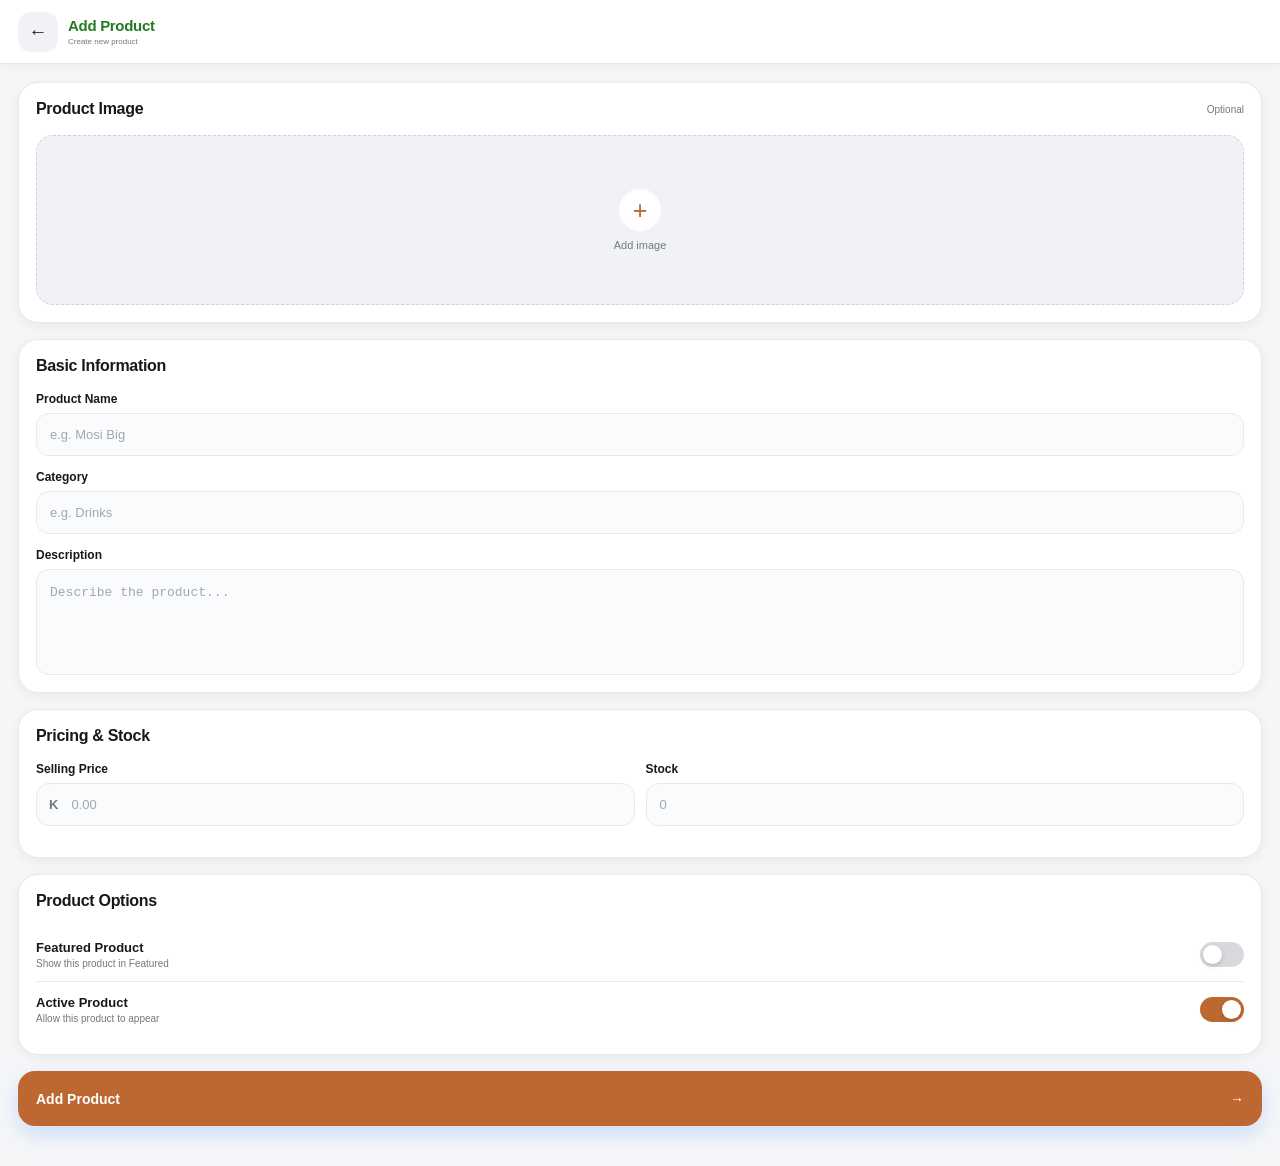
<file: add-product.html>
<!DOCTYPE html>
<html lang="en">

<head>

    <meta charset="UTF-8">

    <meta
        name="viewport"
        content="width=device-width,
        initial-scale=1.0,
        maximum-scale=1.0,
        user-scalable=no"
    >

    <meta
        name="theme-color"
        content="#ffffff"
    >

    <title>Add Product | Zyaco food Market</title>

    <link
        rel="stylesheet"
        href="CSS/app.css"
    >

    <link
        rel="stylesheet"
        href="CSS/product-form.css"
    >

</head>


<body>

<div id="app">


    <!-- HEADER -->

    <header class="app-header">

        <div class="header-left">

            <button
                class="icon-button"
                type="button"
                onclick="history.back()"
            >
                ←
            </button>

            <div class="brand">

                <span class="brand-name">
                    Add Product
                </span>

                <span class="brand-subtitle">
                    Create new product
                </span>

            </div>

        </div>

    </header>



    <!-- MAIN -->

    <main class="form-main">

        <form
            class="product-form"
            id="productForm"
        >


            <!-- IMAGE -->

            <section class="form-section">

                <div class="form-section-title">

                    <h2>
                        Product Image
                    </h2>

                    <span>
                        Optional
                    </span>

                </div>


                <label
                    class="image-upload"
                    for="productImage"
                >

                    <div
                        class="image-preview"
                        id="imagePreview"
                    >

                        <span>
                            +
                        </span>

                        <small>
                            Add image
                        </small>

                    </div>

                    <input
                        type="file"
                        id="productImage"
                        accept="image/*"
                        hidden
                    >

                </label>

            </section>



            <!-- BASIC INFORMATION -->

            <section class="form-section">

                <div class="form-section-title">

                    <h2>
                        Basic Information
                    </h2>

                </div>


                <div class="form-group">

                    <label for="productName">
                        Product Name
                    </label>

                    <input
                        type="text"
                        id="productName"
                        placeholder="e.g. Mosi Big"
                        autocomplete="off"
                        required
                    >

                </div>



                <div class="form-group">

                    <label for="productCategory">
                        Category
                    </label>

                    <input
                        type="text"
                        id="productCategory"
                        placeholder="e.g. Drinks"
                        autocomplete="off"
                        required
                    >

                </div>



                <div class="form-group">

                    <label for="productDescription">
                        Description
                    </label>

                    <textarea
                        id="productDescription"
                        rows="4"
                        placeholder="Describe the product..."
                    ></textarea>

                </div>

            </section>



            <!-- PRICING -->

            <section class="form-section">

                <div class="form-section-title">

                    <h2>
                        Pricing & Stock
                    </h2>

                </div>


                <div class="form-row">


                    <div class="form-group">

                        <label for="productPrice">
                            Selling Price
                        </label>

                        <div class="input-with-prefix">

                            <span>
                                K
                            </span>

                            <input
                                type="number"
                                id="productPrice"
                                min="0"
                                step="0.01"
                                placeholder="0.00"
                                required
                            >

                        </div>

                    </div>


                    <div class="form-group">

                        <label for="productStock">
                            Stock
                        </label>

                        <input
                            type="number"
                            id="productStock"
                            min="0"
                            step="1"
                            placeholder="0"
                            required
                        >

                    </div>


                </div>

            </section>



            <!-- OPTIONS -->

            <section class="form-section">

                <div class="form-section-title">

                    <h2>
                        Product Options
                    </h2>

                </div>


                <label class="switch-row">

                    <div>

                        <strong>
                            Featured Product
                        </strong>

                        <small>
                            Show this product in Featured
                        </small>

                    </div>

                    <input
                        type="checkbox"
                        id="productFeatured"
                    >

                    <span class="switch"></span>

                </label>


                <label class="switch-row">

                    <div>

                        <strong>
                            Active Product
                        </strong>

                        <small>
                            Allow this product to appear
                        </small>

                    </div>

                    <input
                        type="checkbox"
                        id="productActive"
                        checked
                    >

                    <span class="switch"></span>

                </label>

            </section>



            <!-- SAVE -->

            <button
                class="save-product-button"
                type="submit"
            >

                <span>
                    Add Product
                </span>

                <span>
                    →
                </span>

            </button>


        </form>

    </main>


</div>


<script src="JS/storage.js"></script>

<script src="JS/product-manager.js"></script>


</body>

</html>
</file>
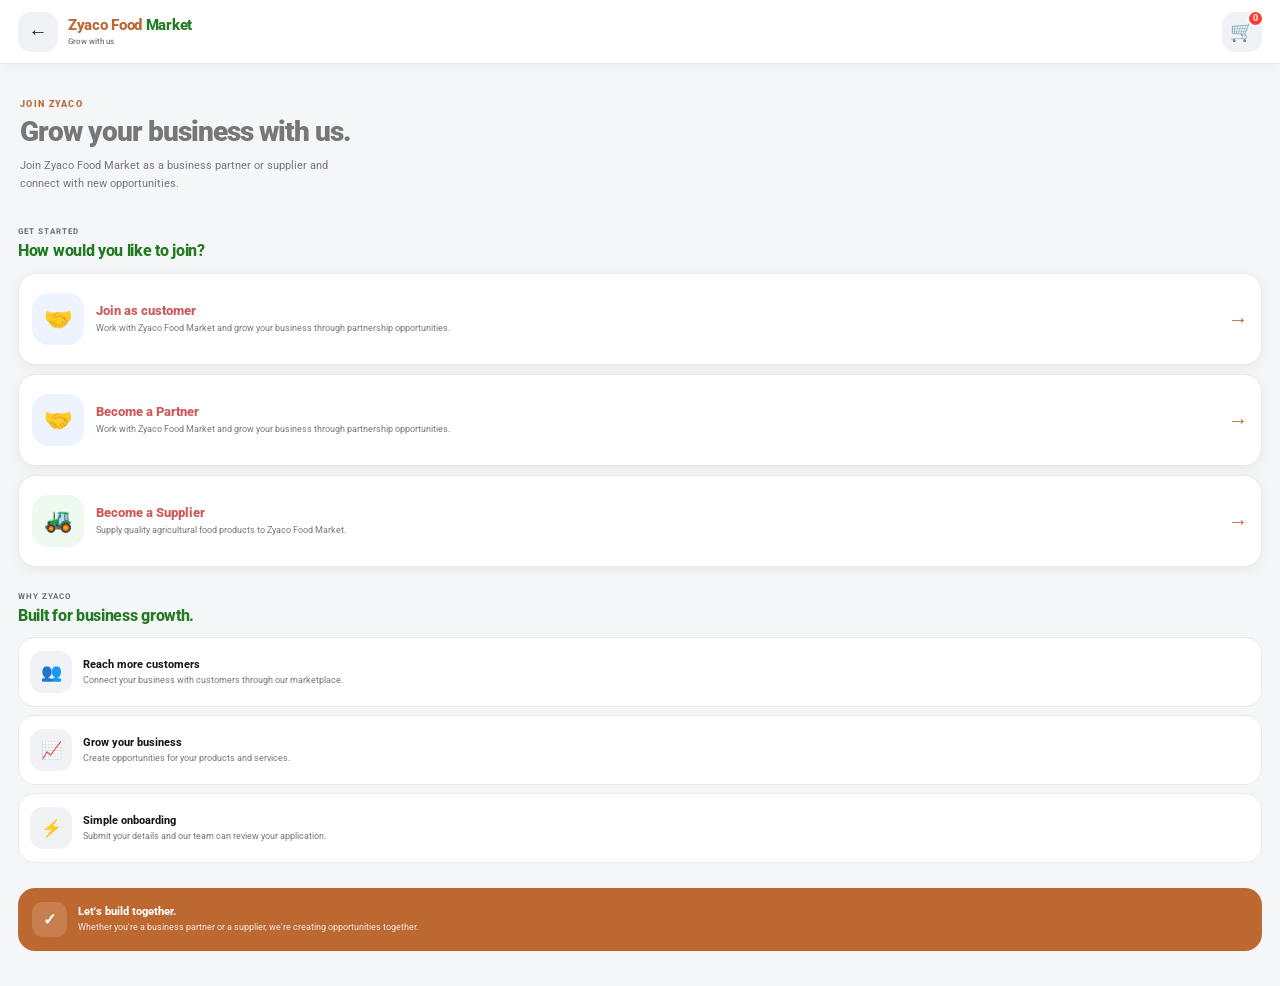
<file: join.html>
<!DOCTYPE html>
<html lang="en">

<head>

    <meta charset="UTF-8">

    <meta
        name="viewport"
        content="width=device-width, initial-scale=1.0"
    >

    <meta
        name="theme-color"
        content="#ffffff"
    >

    <title>
        Join Zyaco Food Market
    </title>

      <!--GOOGLE FONTS LINKS-->
   <link
rel="stylesheet"
href="https://cdnjs.cloudflare.com/ajax/libs/font-awesome/6.5.1/css/all.min.css">

<!-- Google Fonts -->
<link rel="preconnect" href="https://fonts.googleapis.com">
<link rel="preconnect" href="https://fonts.gstatic.com" crossorigin>

<link
    href="https://fonts.googleapis.com/css2?family=Montserrat:wght@500;600;700;800&family=Roboto:wght@300;400;500;600;700;800&display=swap"
    rel="stylesheet">

    <link
        rel="stylesheet"
        href="CSS/app.css"
    >

    <link
        rel="stylesheet"
        href="CSS/join.css"
    >

</head>


<body>


<!-- =====================================================
     APP HEADER
===================================================== -->

<header class="app-header">


    <div class="header-left">


        <button
            class="icon-button"
            id="backButton"
            type="button"
            aria-label="Go back"
        >

            ←

        </button>


        <div class="brand">

            <div class="brand-name">

                <span class="zyaco">
                    Zyaco Food
                </span>

                Market

            </div>


            <span class="brand-subtitle">

                Grow with us

            </span>

        </div>


    </div>


    <button
        class="icon-button"
        id="cartButton"
        type="button"
        aria-label="Shopping cart"
    >

        🛒

        <span
            class="cart-badge"
            id="cartBadge"
        >
            0
        </span>

    </button>


</header>



<!-- =====================================================
     MAIN
===================================================== -->

<main class="join-main">


    <!-- =================================================
         HERO
    ================================================= -->

    <section class="join-hero">


        <span class="join-eyebrow">

            JOIN ZYACO

        </span>


        <h1>

            Grow your business
            with us.

        </h1>


        <p>

            Join Zyaco Food Market as a
            business partner or supplier and
            connect with new opportunities.

        </p>


    </section>



    <!-- =================================================
         JOIN OPTIONS
    ================================================= -->

    <section class="join-section">


        <div class="join-section-heading">

            <span>
                GET STARTED
            </span>

            <h2>
                How would you like to join?
            </h2>

        </div>
        
   <!-- Customer -->

        <button
            class="join-option"
            type="button"
            data-join-type="partner"
        >


            <div class="join-option-icon">

                🤝

            </div>


            <div class="join-option-content">

                <strong>
                    Join as customer
                </strong>

                <p>
                    Work with Zyaco Food Market
                    and grow your business through
                    partnership opportunities.
                </p>

            </div>


            <span class="join-option-arrow">
                →
            </span>


        </button>



        <!-- PARTNER -->

        <button
            class="join-option"
            type="button"
            data-join-type="partner"
        >


            <div class="join-option-icon">

                🤝

            </div>


            <div class="join-option-content">

                <strong>
                    Become a Partner
                </strong>

                <p>
                    Work with Zyaco Food Market
                    and grow your business through
                    partnership opportunities.
                </p>

            </div>


            <span class="join-option-arrow">
                →
            </span>


        </button>



        <!-- SUPPLIER -->

        <button
            class="join-option"
            type="button"
            data-join-type="supplier"
        >


            <div class="join-option-icon supplier">

                🚜

            </div>


            <div class="join-option-content">

                <strong>
                    Become a Supplier
                </strong>

                <p>
                    Supply quality agricultural
                    food products to Zyaco Food
                    Market.
                </p>

            </div>


            <span class="join-option-arrow">
                →
            </span>


        </button>


    </section>



    <!-- =================================================
         WHY JOIN
    ================================================= -->

    <section class="join-section">


        <div class="join-section-heading">

            <span>
                WHY ZYACO
            </span>

            <h2>
                Built for business growth.
            </h2>

        </div>



        <div class="join-benefits">


            <div class="join-benefit">

                <div class="join-benefit-icon">
                    👥
                </div>

                <div>

                    <strong>
                        Reach more customers
                    </strong>

                    <p>
                        Connect your business with
                        customers through our marketplace.
                    </p>

                </div>

            </div>



            <div class="join-benefit">

                <div class="join-benefit-icon">
                    📈
                </div>

                <div>

                    <strong>
                        Grow your business
                    </strong>

                    <p>
                        Create opportunities for your
                        products and services.
                    </p>

                </div>

            </div>



            <div class="join-benefit">

                <div class="join-benefit-icon">
                    ⚡
                </div>

                <div>

                    <strong>
                        Simple onboarding
                    </strong>

                    <p>
                        Submit your details and our team
                        can review your application.
                    </p>

                </div>

            </div>


        </div>


    </section>



    <!-- =================================================
         TRUST MESSAGE
    ================================================= -->

    <section class="join-trust">


        <div class="join-trust-icon">
            ✓
        </div>


        <div>

            <strong>
                Let's build together.
            </strong>

            <p>
                Whether you're a business partner
                or a supplier, we're creating
                opportunities together.
            </p>

        </div>


    </section>


</main>



<script src="JS/join.js"></script>


</body>

</html>
</file>
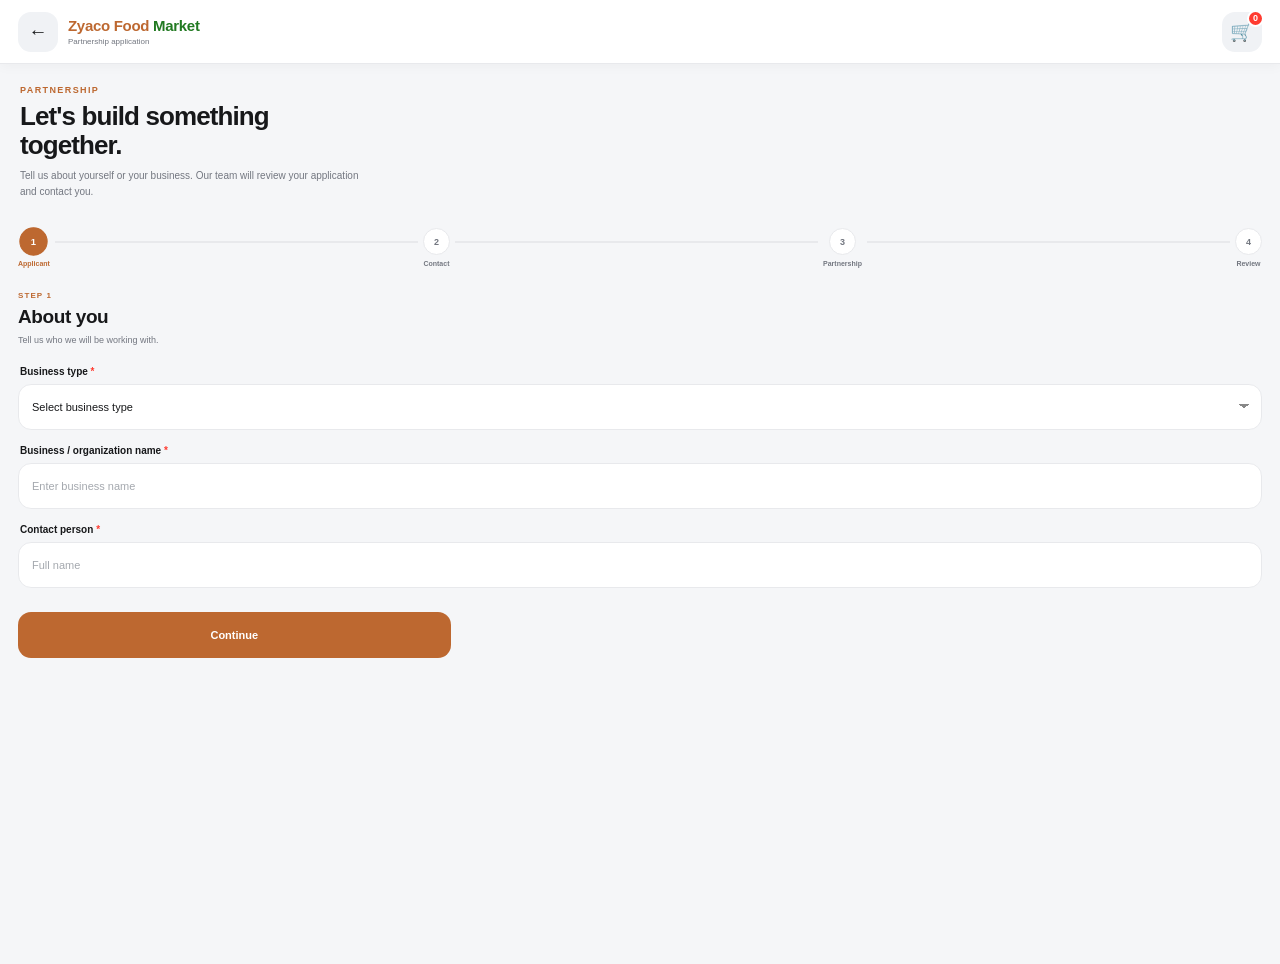
<file: partnership.html>
<!DOCTYPE html>
<html lang="en">

<head>

    <meta charset="UTF-8">

    <meta
        name="viewport"
        content="width=device-width, initial-scale=1.0"
    >

    <meta
        name="theme-color"
        content="#ffffff"
    >

    <title>
        Partnership Application | Zyaco Food Market
    </title>

    <link
        rel="stylesheet"
        href="CSS/app.css"
    >

    <link
        rel="stylesheet"
        href="CSS/partnership.css"
    >

</head>


<body>


<!-- =====================================================
     HEADER
===================================================== -->

<header class="app-header">

    <div class="header-left">

        <button
            class="icon-button"
            id="backButton"
            type="button"
            aria-label="Go back"
        >
            ←
        </button>


        <div class="brand">

            <div class="brand-name">

                <span class="zyaco">
                    Zyaco Food
                </span>

                Market

            </div>


            <span class="brand-subtitle">
                Partnership application
            </span>

        </div>

    </div>


    <button
        class="icon-button"
        id="cartButton"
        type="button"
        aria-label="Shopping cart"
    >

        🛒

        <span
            class="cart-badge"
            id="cartBadge"
        >
            0
        </span>

    </button>

</header>



<!-- =====================================================
     MAIN
===================================================== -->

<main class="application-main">


    <!-- =================================================
         PAGE INTRO
    ================================================= -->

    <section class="application-intro">

        <span class="application-eyebrow">
            PARTNERSHIP
        </span>


        <h1>
            Let's build something
            together.
        </h1>


        <p>
            Tell us about yourself or your
            business. Our team will review your
            application and contact you.
        </p>

    </section>



    <!-- =================================================
         PROGRESS
    ================================================= -->

    <div class="application-progress">


        <div class="progress-step active">

            <span>
                1
            </span>

            <small>
                Applicant
            </small>

        </div>


        <div class="progress-line"></div>


        <div class="progress-step">

            <span>
                2
            </span>

            <small>
                Contact
            </small>

        </div>


        <div class="progress-line"></div>


        <div class="progress-step">

            <span>
                3
            </span>

            <small>
                Partnership
            </small>

        </div>


        <div class="progress-line"></div>


        <div class="progress-step">

            <span>
                4
            </span>

            <small>
                Review
            </small>

        </div>


    </div>



    <!-- =================================================
         APPLICATION FORM
    ================================================= -->

    <form
        id="partnershipForm"
        class="application-form"
        novalidate
    >


        <!-- =================================================
             STEP 1
        ================================================= -->

        <section
            class="form-step active"
            data-step="1"
        >

            <div class="form-section-heading">

                <span>
                    STEP 1
                </span>

                <h2>
                    About you
                </h2>

                <p>
                    Tell us who we will be working with.
                </p>

            </div>


            <!-- Business type -->

            <div class="form-field">

                <label for="businessType">

                    Business type

                    <span>*</span>

                </label>


                <select
                    id="businessType"
                    name="businessType"
                    required
                >

                    <option value="">
                        Select business type
                    </option>

                    <option value="individual">
                        Individual
                    </option>

                    <option value="small_business">
                        Small Business
                    </option>

                    <option value="company">
                        Company
                    </option>

                    <option value="organization">
                        Organization
                    </option>

                </select>

                <small class="field-error"></small>

            </div>



            <!-- Business name -->

            <div class="form-field">

                <label for="businessName">

                    Business / organization name

                    <span>*</span>

                </label>


                <input
                    type="text"
                    id="businessName"
                    name="businessName"
                    placeholder="Enter business name"
                    autocomplete="organization"
                    required
                >

                <small class="field-error"></small>

            </div>



            <!-- Contact person -->

            <div class="form-field">

                <label for="contactPerson">

                    Contact person

                    <span>*</span>

                </label>


                <input
                    type="text"
                    id="contactPerson"
                    name="contactPerson"
                    placeholder="Full name"
                    autocomplete="name"
                    required
                >

                <small class="field-error"></small>

            </div>


        </section>



        <!-- =================================================
             STEP 2
        ================================================= -->

        <section
            class="form-step"
            data-step="2"
        >

            <div class="form-section-heading">

                <span>
                    STEP 2
                </span>

                <h2>
                    Contact information
                </h2>

                <p>
                    How should our team contact you?
                </p>

            </div>


            <div class="form-field">

                <label for="phone">

                    Phone number

                    <span>*</span>

                </label>


                <input
                    type="tel"
                    id="phone"
                    name="phone"
                    placeholder="+260 ..."
                    autocomplete="tel"
                    inputmode="tel"
                    required
                >

                <small class="field-error"></small>

            </div>


            <div class="form-field">

                <label for="email">

                    Email address

                </label>


                <input
                    type="email"
                    id="email"
                    name="email"
                    placeholder="you@example.com"
                    autocomplete="email"
                >

                <small class="field-error"></small>

            </div>


            <div class="form-field">

                <label for="location">

                    Business location

                    <span>*</span>

                </label>


                <input
                    type="text"
                    id="location"
                    name="location"
                    placeholder="City / area"
                    autocomplete="address-level2"
                    required
                >

                <small class="field-error"></small>

            </div>


        </section>



        <!-- =================================================
             STEP 3
        ================================================= -->

        <section
            class="form-step"
            data-step="3"
        >

            <div class="form-section-heading">

                <span>
                    STEP 3
                </span>

                <h2>
                    Partnership details
                </h2>

                <p>
                    Tell us how you would like to
                    work with Zyaco.
                </p>

            </div>


            <div class="form-field">

                <label for="partnershipType">

                    Partnership type

                    <span>*</span>

                </label>


                <select
                    id="partnershipType"
                    name="partnershipType"
                    required
                >

                    <option value="">
                        Select partnership type
                    </option>

                    <option value="business_partner">
                        Business Partner
                    </option>

                    <option value="marketing_partner">
                        Marketing Partner
                    </option>

                    <option value="distribution_partner">
                        Distribution Partner
                    </option>

                    <option value="strategic_partner">
                        Strategic Partner
                    </option>

                    <option value="other">
                        Other
                    </option>

                </select>


                <small class="field-error"></small>

            </div>



            <div class="form-field">

                <label for="businessDescription">

                    Tell us about your business

                    <span>*</span>

                </label>


                <textarea
                    id="businessDescription"
                    name="businessDescription"
                    rows="5"
                    maxlength="1000"
                    placeholder="Briefly describe your business..."
                    required
                ></textarea>


                <div class="textarea-meta">

                    <small class="field-error"></small>

                    <span id="descriptionCount">
                        0 / 1000
                    </span>

                </div>

            </div>



            <div class="form-field">

                <label for="partnershipMessage">

                    How would you like to
                    work with us?

                </label>


                <textarea
                    id="partnershipMessage"
                    name="partnershipMessage"
                    rows="4"
                    maxlength="1000"
                    placeholder="Tell us about your idea or proposal..."
                ></textarea>


                <div class="textarea-meta">

                    <small class="field-error"></small>

                    <span id="messageCount">
                        0 / 1000
                    </span>

                </div>

            </div>


        </section>



        <!-- =================================================
             STEP 4
        ================================================= -->

        <section
            class="form-step"
            data-step="4"
        >

            <div class="form-section-heading">

                <span>
                    STEP 4
                </span>

                <h2>
                    Review application
                </h2>

                <p>
                    Check your information before
                    submitting.
                </p>

            </div>


            <div
                class="application-review"
                id="applicationReview"
            >

                <!-- Generated by JavaScript -->

            </div>


            <div class="application-notice">

                <span>
                    ✓
                </span>

                <p>
                    Your information will be submitted
                    securely for review by the Zyaco
                    Food Market team.
                </p>

            </div>


        </section>



        <!-- =================================================
             FORM NAVIGATION
        ================================================= -->

        <div class="form-navigation">


            <button
                type="button"
                class="form-button secondary"
                id="previousButton"
            >
                Back
            </button>


            <button
                type="button"
                class="form-button primary"
                id="nextButton"
            >
                Continue
            </button>


            <button
                type="submit"
                class="form-button primary hidden"
                id="submitButton"
            >
                Submit Application
            </button>


        </div>


    </form>


</main>



<script src="JS/partnership.js"></script>

</body>

</html>
</file>
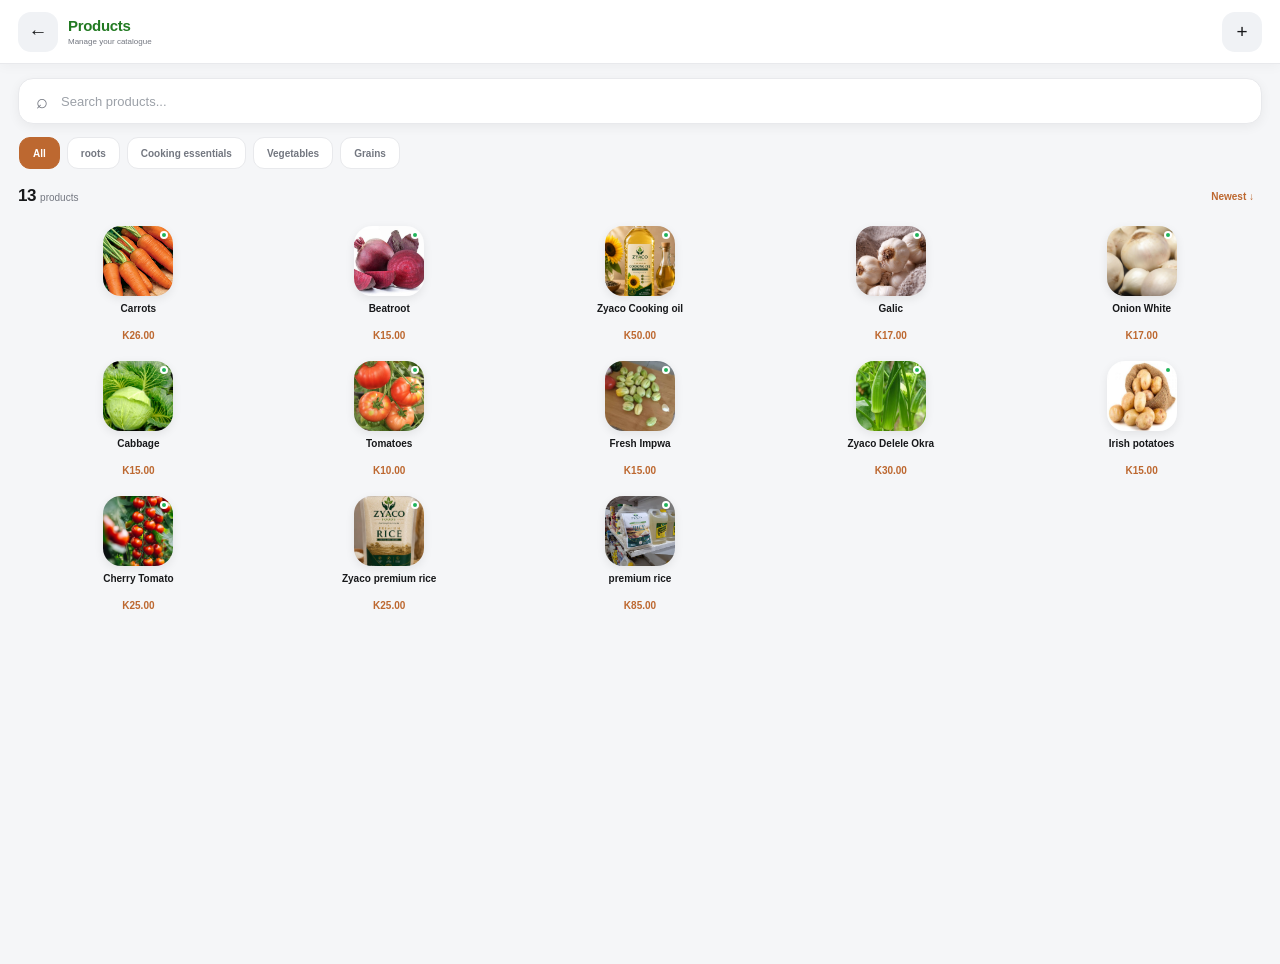
<file: products.html>
<!DOCTYPE html>
<html lang="en">

<head>

    <meta charset="UTF-8">

    <meta
        name="viewport"
        content="width=device-width,
        initial-scale=1.0,
        maximum-scale=1.0,
        user-scalable=no"
    >

    <meta
        name="theme-color"
        content="#ffffff"
    >

    <title>Products | Zyaco Market Place</title>

    <link
        rel="stylesheet"
        href="CSS/app.css"
    >

    <link
        rel="stylesheet"
        href="CSS/products-page.css"
    >

</head>


<body>

<div id="app">


    <!-- HEADER -->

    <header class="app-header">

        <div class="header-left">

            <button
                class="icon-button"
                type="button"
                onclick="history.back()"
            >
                ←
            </button>

            <div class="brand">

                <span class="brand-name">
                    Products
                </span>

                <span class="brand-subtitle">
                    Manage your catalogue
                </span>

            </div>

        </div>


        <button
            class="icon-button"
            type="button"
            onclick="location.href='add-product.html'"
        >
            +
        </button>

    </header>



    <!-- MAIN -->

    <main class="products-main">


        <!-- SEARCH -->

        <div class="products-search">

            <span>
                ⌕
            </span>

            <input
                type="search"
                id="productsSearch"
                placeholder="Search products..."
                autocomplete="off"
            >

        </div>



        <!-- FILTER -->

        <div
            class="products-filters"
            id="productsFilters"
        >

            <!-- Generated -->

        </div>



        <!-- SUMMARY -->

        <div class="products-summary">

            <div>

                <strong id="productCount">
                    0
                </strong>

                <span>
                    products
                </span>

            </div>


            <button
                id="sortButton"
                type="button"
            >
                Newest ↓
            </button>

        </div>



        <!-- PRODUCT GRID -->

        <div
            class="management-grid"
            id="managementGrid"
        >

            <!-- Generated -->

        </div>


    </main>


</div>


<script src="JS/storage.js"></script>

<script src="JS/products-page.js"></script>


</body>

</html>
</file>
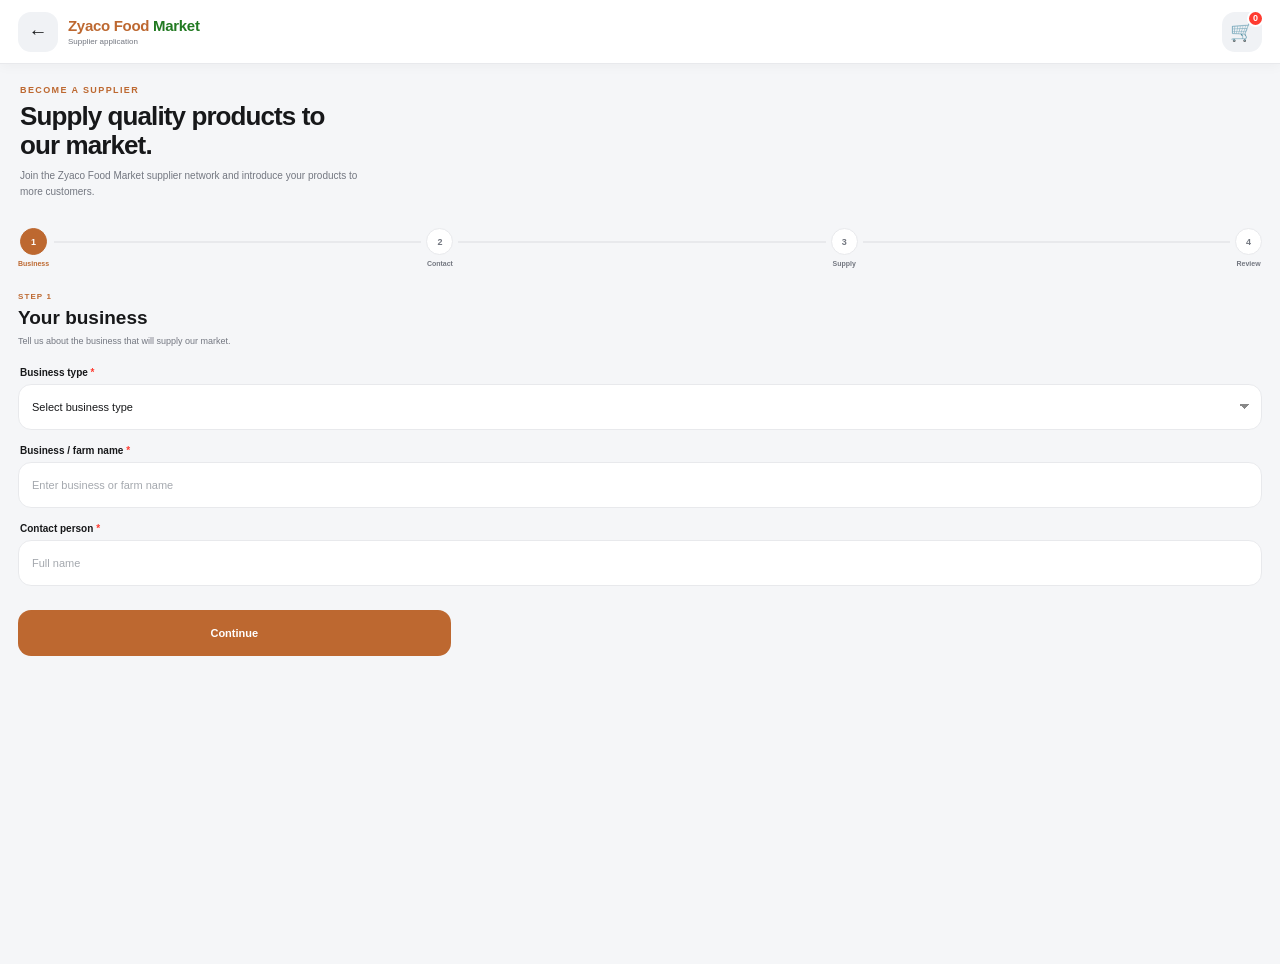
<file: supplier.html>
<!DOCTYPE html>
<html lang="en">

<head>

    <meta charset="UTF-8">

    <meta
        name="viewport"
        content="width=device-width, initial-scale=1.0"
    >

    <meta
        name="theme-color"
        content="#ffffff"
    >

    <title>
        Become a Supplier | Zyaco Food Market
    </title>

    <link
        rel="stylesheet"
        href="CSS/app.css"
    >

    <link
        rel="stylesheet"
        href="CSS/supplier.css"
    >

</head>


<body>


<!-- =====================================================
     HEADER
===================================================== -->

<header class="app-header">

    <div class="header-left">

        <button
            class="icon-button"
            id="backButton"
            type="button"
            aria-label="Go back"
        >
            ←
        </button>


        <div class="brand">

            <div class="brand-name">

                <span class="zyaco">
                    Zyaco Food
                </span>

                Market

            </div>


            <span class="brand-subtitle">
                Supplier application
            </span>

        </div>

    </div>


    <button
        class="icon-button"
        id="cartButton"
        type="button"
        aria-label="Shopping cart"
    >

        🛒

        <span
            class="cart-badge"
            id="cartBadge"
        >
            0
        </span>

    </button>

</header>



<!-- =====================================================
     MAIN
===================================================== -->

<main class="supplier-main">


    <!-- =================================================
         INTRO
    ================================================= -->

    <section class="supplier-intro">

        <span class="supplier-eyebrow">
            BECOME A SUPPLIER
        </span>


        <h1>
            Supply quality products
            to our market.
        </h1>


        <p>
            Join the Zyaco Food Market supplier
            network and introduce your products
            to more customers.
        </p>

    </section>



    <!-- =================================================
         PROGRESS
    ================================================= -->

    <div class="supplier-progress">


        <div
            class="supplier-progress-step active"
        >

            <span>1</span>

            <small>
                Business
            </small>

        </div>


        <div class="supplier-progress-line"></div>


        <div class="supplier-progress-step">

            <span>2</span>

            <small>
                Contact
            </small>

        </div>


        <div class="supplier-progress-line"></div>


        <div class="supplier-progress-step">

            <span>3</span>

            <small>
                Supply
            </small>

        </div>


        <div class="supplier-progress-line"></div>


        <div class="supplier-progress-step">

            <span>4</span>

            <small>
                Review
            </small>

        </div>

    </div>



    <!-- =================================================
         FORM
    ================================================= -->

    <form
        id="supplierForm"
        class="supplier-form"
        novalidate
    >


        <!-- =================================================
             STEP 1
        ================================================= -->

        <section
            class="supplier-step active"
            data-step="1"
        >

            <div class="supplier-section-heading">

                <span>
                    STEP 1
                </span>

                <h2>
                    Your business
                </h2>

                <p>
                    Tell us about the business
                    that will supply our market.
                </p>

            </div>


            <div class="supplier-field">

                <label for="supplierBusinessType">

                    Business type

                    <span>*</span>

                </label>


                <select
                    id="supplierBusinessType"
                    name="businessType"
                    required
                >

                    <option value="">
                        Select business type
                    </option>

                    <option value="individual">
                        Individual
                    </option>

                    <option value="farmer">
                        Farmer
                    </option>

                    <option value="small_business">
                        Small Business
                    </option>

                    <option value="company">
                        Company
                    </option>

                    <option value="cooperative">
                        Cooperative
                    </option>

                    <option value="organization">
                        Organization
                    </option>

                </select>


                <small class="supplier-error"></small>

            </div>


            <div class="supplier-field">

                <label for="supplierBusinessName">

                    Business / farm name

                    <span>*</span>

                </label>


                <input
                    type="text"
                    id="supplierBusinessName"
                    name="businessName"
                    placeholder="Enter business or farm name"
                    autocomplete="organization"
                    required
                >


                <small class="supplier-error"></small>

            </div>


            <div class="supplier-field">

                <label for="supplierContactPerson">

                    Contact person

                    <span>*</span>

                </label>


                <input
                    type="text"
                    id="supplierContactPerson"
                    name="contactPerson"
                    placeholder="Full name"
                    autocomplete="name"
                    required
                >


                <small class="supplier-error"></small>

            </div>

        </section>



        <!-- =================================================
             STEP 2
        ================================================= -->

        <section
            class="supplier-step"
            data-step="2"
        >

            <div class="supplier-section-heading">

                <span>
                    STEP 2
                </span>

                <h2>
                    Contact information
                </h2>

                <p>
                    Tell us where and how we can
                    reach you.
                </p>

            </div>


            <div class="supplier-field">

                <label for="supplierPhone">

                    Phone number

                    <span>*</span>

                </label>


                <input
                    type="tel"
                    id="supplierPhone"
                    name="phone"
                    placeholder="+260 ..."
                    autocomplete="tel"
                    inputmode="tel"
                    required
                >


                <small class="supplier-error"></small>

            </div>


            <div class="supplier-field">

                <label for="supplierEmail">

                    Email address

                </label>


                <input
                    type="email"
                    id="supplierEmail"
                    name="email"
                    placeholder="you@example.com"
                    autocomplete="email"
                >


                <small class="supplier-error"></small>

            </div>


            <div class="supplier-field">

                <label for="supplierLocation">

                    Supply location

                    <span>*</span>

                </label>


                <input
                    type="text"
                    id="supplierLocation"
                    name="location"
                    placeholder="City / district / area"
                    autocomplete="address-level2"
                    required
                >


                <small class="supplier-error"></small>

            </div>

        </section>



        <!-- =================================================
             STEP 3
        ================================================= -->

        <section
            class="supplier-step"
            data-step="3"
        >

            <div class="supplier-section-heading">

                <span>
                    STEP 3
                </span>

                <h2>
                    What do you supply?
                </h2>

                <p>
                    Give us information about the
                    products you can provide.
                </p>

            </div>


            <div class="supplier-field">

                <label for="supplierCategory">

                    Main product category

                    <span>*</span>

                </label>


                <select
                    id="supplierCategory"
                    name="productCategory"
                    required
                >

                    <option value="">
                        Select category
                    </option>

                    <option value="fresh_produce">
                        Fresh Produce
                    </option>

                    <option value="grains">
                        Grains & Cereals
                    </option>

                    <option value="vegetables">
                        Vegetables
                    </option>

                    <option value="fruits">
                        Fruits
                    </option>

                    <option value="meat">
                        Meat & Poultry
                    </option>

                    <option value="dairy">
                        Dairy Products
                    </option>

                    <option value="processed_foods">
                        Processed Foods
                    </option>

                    <option value="other">
                        Other
                    </option>

                </select>


                <small class="supplier-error"></small>

            </div>


            <div class="supplier-field">

                <label for="supplierProducts">

                    Products you supply

                    <span>*</span>

                </label>


                <textarea
                    id="supplierProducts"
                    name="productsSupplied"
                    rows="4"
                    maxlength="1000"
                    placeholder="Example: tomatoes, onions, potatoes..."
                    required
                ></textarea>


                <div class="supplier-textarea-meta">

                    <small class="supplier-error"></small>

                    <span id="productsCount">
                        0 / 1000
                    </span>

                </div>

            </div>


            <div class="supplier-field">

                <label for="supplierCapacity">

                    Estimated supply capacity

                    <span>*</span>

                </label>


                <input
                    type="text"
                    id="supplierCapacity"
                    name="supplyCapacity"
                    placeholder="Example: 500 kg per week"
                    required
                >


                <small class="supplier-error"></small>

            </div>


            <div class="supplier-field">

                <label for="deliveryCapability">

                    Delivery capability

                    <span>*</span>

                </label>


                <select
                    id="deliveryCapability"
                    name="deliveryCapability"
                    required
                >

                    <option value="">
                        Select delivery option
                    </option>

                    <option value="supplier_delivery">
                        I can deliver
                    </option>

                    <option value="market_collection">
                        Zyaco can collect
                    </option>

                    <option value="both">
                        Either option
                    </option>

                    <option value="discuss">
                        To be discussed
                    </option>

                </select>


                <small class="supplier-error"></small>

            </div>


            <div class="supplier-field">

                <label for="supplierDescription">

                    Tell us about your supply operation

                </label>


                <textarea
                    id="supplierDescription"
                    name="supplyDescription"
                    rows="4"
                    maxlength="1000"
                    placeholder="Tell us anything important about your products or supply operation..."
                ></textarea>


                <div class="supplier-textarea-meta">

                    <small class="supplier-error"></small>

                    <span id="descriptionCount">
                        0 / 1000
                    </span>

                </div>

            </div>

        </section>



        <!-- =================================================
             STEP 4
        ================================================= -->

        <section
            class="supplier-step"
            data-step="4"
        >

            <div class="supplier-section-heading">

                <span>
                    STEP 4
                </span>

                <h2>
                    Review application
                </h2>

                <p>
                    Check your information before
                    submitting.
                </p>

            </div>


            <div
                class="supplier-review"
                id="supplierReview"
            ></div>


            <div class="supplier-notice">

                <span>
                    ✓
                </span>

                <p>
                    Your application will be reviewed
                    by the Zyaco Food Market team.
                </p>

            </div>

        </section>



        <!-- =================================================
             NAVIGATION
        ================================================= -->

        <div class="supplier-navigation">


            <button
                type="button"
                class="supplier-button secondary"
                id="supplierPreviousButton"
            >
                Back
            </button>


            <button
                type="button"
                class="supplier-button primary"
                id="supplierNextButton"
            >
                Continue
            </button>


            <button
                type="submit"
                class="supplier-button primary hidden"
                id="supplierSubmitButton"
            >
                Submit Application
            </button>


        </div>

    </form>

</main>



<script src="JS/supplier.js"></script>

</body>

</html>
</file>
<file: CSS/app.css>
/* =========================================
   VIZA V
   APPLICATION FOUNDATION
========================================= */

:root{

    --primary:#bd6830;

    --primary-dark:#155dcc;

    --background:#f5f6f8;

    --surface:#ffffff;

    --surface-soft:#f0f2f5;

    --text:#17181a;

    --text-secondary:#737780;

    --border:#e8e9ec;

    --danger:#ff3b30;

    --success:#22a447;
    --zyaco:rgb(34, 122, 34);

    --radius-small:12px;

    --radius-medium:16px;

    --radius-large:22px;

    --app-padding:18px;

    --header-height:64px;

    --bottom-nav-height:72px;

    --shadow-small:
        0 3px 12px rgba(0,0,0,.055);

    --shadow-medium:
        0 8px 25px rgba(0,0,0,.08);

}


/* =========================================
   RESET
========================================= */

*{

    margin:0;

    padding:0;

    box-sizing:border-box;

    -webkit-tap-highlight-color:
        transparent;

}


html{

    scroll-behavior:smooth;

}


body{

    min-height:100vh;

    background:var(--background);

    color:var(--text);

    font-family:
        -apple-system,
        BlinkMacSystemFont,
        "Segoe UI",
        Roboto,
        Helvetica,
        Arial,
        sans-serif;

    overflow-x:hidden;

}


button,
input{

    font:inherit;

}


button{

    border:0;

    cursor:pointer;

}


img{

    display:block;

    max-width:100%;

}


/* =========================================
   APPLICATION
========================================= */

#app{

    min-height:100vh;

    width:100%;

}


/* =========================================
   HEADER
========================================= */

/* =========================================================
   APP HEADER
========================================================= */

.app-header{

    position:sticky;

    top:0;

    z-index:1000;

    width:100%;

    height:
        calc(
            64px +
            env(safe-area-inset-top)
        );

    padding:
        env(safe-area-inset-top)
        var(--app-padding)
        0;

    display:flex;

    align-items:center;

    justify-content:space-between;

    background:
        rgba(255,255,255,.96);

    border-bottom:
        1px solid var(--border);

    box-shadow:
        0 2px 12px
        rgba(0,0,0,.04);

    backdrop-filter:
        blur(14px);

    -webkit-backdrop-filter:
        blur(14px);

}


/* =========================================================
   HEADER LEFT
========================================================= */

.header-left{

    min-width:0;

    display:flex;

    align-items:center;

    gap:10px;

}


/* =========================================================
   ICON BUTTON
========================================================= */

.icon-button{

    position:relative;

    width:40px;

    height:40px;

    flex:
        0 0 40px;

    display:flex;

    align-items:center;

    justify-content:center;

    padding:0;

    border:0;

    border-radius:13px;

    background:
        var(--surface-soft);

    color:
        var(--text);

    font-size:19px;

    cursor:pointer;

    -webkit-tap-highlight-color:transparent;

    transition:
        transform .15s ease,
        background .15s ease;

}


.icon-button:active{

    transform:
        scale(.90);

    background:
        var(--border);

}


/* =========================================================
   BRAND
========================================================= */

.brand{

    min-width:0;

    display:flex;

    flex-direction:column;

    justify-content:center;

}


.brand-name{

    overflow:hidden;

    text-overflow:ellipsis;

    white-space:nowrap;

    color:
        var(--zyaco);

    font-size:15px;

    line-height:1.15;

    font-weight:800;

    letter-spacing:-.3px;

}


.brand-name .zyaco{

    color:
        var(--primary);

}


.brand-subtitle{

    margin-top:3px;

    overflow:hidden;

    text-overflow:ellipsis;

    white-space:nowrap;

    color:
        var(--text-secondary);

    font-size:8px;

    line-height:1;

    font-weight:500;

}


/* =========================================================
   CART BADGE
========================================================= */

.cart-badge{

    position:absolute;

    top:-3px;

    right:-3px;

    min-width:16px;

    height:16px;

    padding:
        0 4px;

    display:flex;

    align-items:center;

    justify-content:center;

    border:
        2px solid #ffffff;

    border-radius:50px;

    background:
        var(--danger);

    color:#ffffff;

    font-size:8px;

    line-height:1;

    font-weight:800;

}


/* =========================================================
   FULL-SCREEN MOBILE MENU
========================================================= */

.mobile-menu{

    position:fixed;

    inset:0;

    z-index:2000;

    width:100%;

    height:100dvh;

    visibility:hidden;

    pointer-events:none;

}


/* =========================================================
   MENU BACKDROP
========================================================= */

.mobile-menu-backdrop{

    position:absolute;

    inset:0;

    background:
        rgba(0,0,0,.30);

    opacity:0;

    transition:
        opacity .30s ease;

}


/* =========================================================
   MENU PANEL
========================================================= */

.mobile-menu-panel{

    position:absolute;

    top:0;

    left:0;

    width:100%;

    height:100%;

    height:100dvh;

    display:flex;

    flex-direction:column;

    background:#ffffff;

    transform:
        translateX(-100%);

    transition:
        transform .34s
        cubic-bezier(.22,.8,.25,1);

    overflow-y:auto;

    overscroll-behavior:contain;

    -webkit-overflow-scrolling:touch;

    box-shadow:
        8px 0 30px
        rgba(0,0,0,.12);
    z-index: 10000;

}


/* =========================================================
   OPEN STATE
========================================================= */

.mobile-menu.open{

    visibility:visible;

    pointer-events:auto;

}


.mobile-menu.open
.mobile-menu-backdrop{

    opacity:1;

}


.mobile-menu.open
.mobile-menu-panel{

    transform:
        translateX(0);

}


/* =========================================================
   MENU TOP
========================================================= */

.mobile-menu-top{

    min-height:
        calc(
            76px +
            env(safe-area-inset-top)
        );

    padding:
        env(safe-area-inset-top)
        var(--app-padding)
        0;

    display:flex;

    align-items:center;

    justify-content:space-between;

    border-bottom:
        1px solid var(--border);

}


.mobile-menu-brand{

    display:flex;

    flex-direction:column;

}


.mobile-menu-brand strong{

    color:
        var(--text);

    font-size:18px;

    font-weight:850;

    letter-spacing:-.5px;

}


.mobile-menu-brand strong span{

    color:
        var(--primary);

}


.mobile-menu-brand small{

    margin-top:3px;

    color:
        var(--text-secondary);

    font-size:9px;

}


/* =========================================================
   CLOSE BUTTON
========================================================= */

.mobile-menu-close{

    width:42px;

    height:42px;

    display:flex;

    align-items:center;

    justify-content:center;

    border:0;

    border-radius:13px;

    background:
        var(--surface-soft);

    color:
        var(--text);

    font-size:21px;

    font-weight:500;

    cursor:pointer;

    -webkit-tap-highlight-color:transparent;

    transition:
        transform .15s ease,
        background .15s ease;

}


.mobile-menu-close:active{

    transform:
        scale(.90);

    background:
        var(--border);

}


/* =========================================================
   NAVIGATION
========================================================= */

.mobile-nav{

    padding:
        18px
        var(--app-padding);
    z-index: 10000;

}


.mobile-nav-label{

    display:block;

    margin:
        0
        0
        9px
        4px;

    color:
        var(--text-secondary);

    font-size:9px;

    font-weight:800;

    letter-spacing:1px;

    text-transform:uppercase;

}


/* =========================================================
   NAV ITEM
========================================================= */

.mobile-nav-item{

    width:100%;

    min-height:54px;

    margin-bottom:5px;

    padding:
        0
        13px;

    display:flex;

    align-items:center;

    gap:13px;

    border:0;

    border-radius:15px;

    background:transparent;

    color:
        var(--text);

    font-family:inherit;

    font-size:13px;

    font-weight:650;

    text-align:left;

    cursor:pointer;

    -webkit-tap-highlight-color:transparent;

    transition:
        background .16s ease,
        transform .16s ease;

}


.mobile-nav-item:active{

    transform:
        scale(.98);

    background:
        var(--surface-soft);

}


/* =========================================================
   NAV ICON
========================================================= */

.mobile-nav-icon{

    width:38px;

    height:38px;

    flex:
        0 0 38px;

    display:flex;

    align-items:center;

    justify-content:center;

    border-radius:12px;

    background:
        var(--surface-soft);

    color:
        var(--primary);

    font-size:18px;

}


/* =========================================================
   NAV TEXT
========================================================= */

.mobile-nav-text{

    flex:1;

    min-width:0;

}


.mobile-nav-text strong{

    display:block;

    font-size:13px;

    font-weight:700;

}


.mobile-nav-text small{

    display:block;

    margin-top:2px;

    color:
        var(--text-secondary);

    font-size:9px;

    font-weight:500;

}


/* =========================================================
   NAV ARROW
========================================================= */

.mobile-nav-arrow{

    color:
        #a4a8ae;

    font-size:16px;

}


/* =========================================================
   MENU DIVIDER
========================================================= */

.mobile-nav-divider{

    height:1px;

    margin:
        12px
        4px
        14px;

    background:
        var(--border);

}


/* =========================================================
   PARTNERSHIP / SUPPLIER SECTION
========================================================= */

.mobile-menu-business{

    margin-top:auto;

    padding:
        16px
        var(--app-padding)
        calc(
            18px +
            env(safe-area-inset-bottom)
        );

}

.reset{
    color: #cc332e;
}


.mobile-business-card{

    padding:15px;

    border:
        1px solid var(--border);

    border-radius:17px;

    background:
        var(--surface-soft);

}


.mobile-business-card strong{

    display:block;

    color:
        var(--text);

    font-size:12px;

    font-weight:750;

}


.mobile-business-card p{

    margin:
        4px
        0
        10px;

    color:
        var(--text-secondary);

    font-size:9px;

    line-height:1.45;

}


.mobile-business-link{

    color:
        var(--primary);

    font-size:10px;

    font-weight:750;

    background:none;

    border:0;

    padding:0;

}


/* =========================================================
   BODY LOCK WHEN MENU IS OPEN
========================================================= */

body.menu-open{

    overflow:hidden;

    touch-action:none;

}


/* =========================================================
   VERY SMALL PHONES
========================================================= */

@media(max-width:360px){

    .app-header{

        padding-left:10px;

        padding-right:10px;

    }


    .brand-subtitle{

        font-size:7px;

    }


    .mobile-nav{

        padding-left:10px;

        padding-right:10px;

    }

}


/* =========================================
   CART BADGE
========================================= */

.cart-badge{

    position:absolute;

    top:-2px;

    right:-2px;

    min-width:17px;

    height:17px;

    padding:0 4px;

    border-radius:20px;

    background:var(--danger);

    color:white;

    font-size:9px;

    font-weight:700;

    display:flex;

    align-items:center;

    justify-content:center;

}


/* =========================================
   MAIN
========================================= */

.app-main{

    width:100%;

    padding-bottom:
        calc(
            var(--bottom-nav-height)
            + 25px
        );

}


/* =========================================
   SEARCH
========================================= */

.search-section{

    padding:
        16px
        var(--app-padding)
        4px;

}


.search-box{

    width:100%;

    height:48px;

    border-radius:16px;

    background:var(--surface);

    border:1px solid var(--border);

    display:flex;

    align-items:center;

    padding:0 13px;

    gap:9px;

    box-shadow:var(--shadow-small);

}


.search-icon{

    font-size:23px;

    color:#8a8f98;

}


.search-box input{

    flex:1;

    min-width:0;

    border:0;

    outline:0;

    background:transparent;

    color:var(--text);

    font-size:14px;

}


.search-box input::placeholder{

    color:#a1a5ac;

}


.search-clear{

    width:27px;

    height:27px;

    border-radius:50%;

    background:#e9ebee;

    color:#777;

    display:none;

    align-items:center;

    justify-content:center;

}


.search-clear.visible{

    display:flex;

}


/* =========================================
   SECTION
========================================= */

.category-section,
.product-section{

    margin-top:24px;

}


.section-heading{

    padding:
        0
        var(--app-padding);

    margin-bottom:13px;

    display:flex;

    align-items:flex-end;

    justify-content:space-between;

}


.section-label{

    display:block;

    margin-bottom:4px;

    color:var(--primary);

    font-size:9px;

    font-weight:800;

    letter-spacing:1.2px;

}


.section-heading h2{

    font-size:20px;

    line-height:1.15;

    letter-spacing:-.5px;

}


.section-action{

    color:var(--primary);

    background:none;

    font-size:12px;

    font-weight:700;

    padding:5px;

}


/* =========================================
   CATEGORY SCROLLER
========================================= */

.category-scroller{

    width:100%;

    display:flex;

    gap:10px;

    overflow-x:auto;

    padding:
        2px
        var(--app-padding)
        8px;

    scrollbar-width:none;

    scroll-behavior:smooth;

    overscroll-behavior-x:contain;

}


.category-scroller::-webkit-scrollbar{

    display:none;

}


.category-button{

    flex:
        0 0 auto;

    min-width:86px;

    height:38px;

    padding:
        0
        15px;

    border-radius:14px;

    background:var(--surface);

    border:1px solid var(--border);

    color:var(--text-secondary);

    font-size:12px;

    font-weight:600;

    transition:
        .2s ease;

}


.category-button.active{

    background:var(--primary);

    border-color:var(--primary);

    color:#ffffff;

}


/* =========================================
   PRODUCT HORIZONTAL SCROLLER
========================================= */

.product-scroller{

    width:100%;

    display:grid;

    grid-auto-flow:column;

    grid-auto-columns:116px;

    gap:13px;

    overflow-x:auto;

    overflow-y:hidden;

    padding:
        3px
        var(--app-padding)
        12px;

    scroll-snap-type:x mandatory;

    scroll-behavior:smooth;

    overscroll-behavior-x:contain;

    -webkit-overflow-scrolling:touch;

    scrollbar-width:none;

}


.product-scroller::-webkit-scrollbar{

    display:none;

}


/* =========================================================
   VIZA V
   SHARED PRODUCT LAUNCHER
   Used by Home + Products
========================================================= */


/* =========================================
   PRODUCT GRID
========================================= */

.product-grid{

    width:100%;

    padding:
        2px
        var(--app-padding)
        25px;

    display:grid;

    grid-template-columns:
        repeat(4,minmax(0,1fr));

    justify-items:center;

    column-gap:8px;

    row-gap:20px;

}


/* =========================================
   PRODUCT CARD
========================================= */

.product-card{

    width:100%;

    min-width:0;

    display:flex;

    flex-direction:column;

    align-items:center;

    background:transparent;

    border:0;

    border-radius:0;

    padding:0;

    box-shadow:none;

    position:relative;

    cursor:pointer;

    -webkit-tap-highlight-color:transparent;

}


/* =========================================
   PRODUCT IMAGE
========================================= */

.product-image{

    position:relative;

    width:70px;

    height:70px;

    flex:
        0 0 70px;

    overflow:hidden;

    border-radius:18px;

    background:
        var(--surface-soft);

    box-shadow:
        0 3px 10px
        rgba(0,0,0,.08);

    transition:
        transform .16s ease,
        box-shadow .16s ease;

}


.product-image img{

    width:100%;

    height:100%;

    display:block;

    object-fit:cover;

}


/* =========================================
   PRODUCT BADGE
========================================= */

.product-badge{

    position:absolute;

    top:5px;

    right:5px;

    width:8px;

    height:8px;

    padding:0;

    border:
        2px solid #ffffff;

    border-radius:50%;

    background:
        var(--success);

    font-size:0;

}


/* =========================================
   PRODUCT INFO
========================================= */

.product-info{

    width:100%;

    min-width:0;

    padding:
        7px
        2px
        0;

    text-align:center;

}


/* =========================================
   PRODUCT NAME
========================================= */

.product-name{

    width:100%;

    min-height:25px;

    display:-webkit-box;

    -webkit-box-orient:vertical;

    -webkit-line-clamp:2;

    overflow:hidden;

    color:
        var(--text);

    font-size:10px;

    line-height:1.25;

    font-weight:700;

    text-align:center;

}


/* =========================================
   PRODUCT PRICE
========================================= */

.product-price{

    margin-top:3px;

    color:
        var(--primary);

    font-size:10px;

    line-height:1;

    font-weight:800;

    text-align:center;

}


/* =========================================
   PRODUCT TOUCH ANIMATION
========================================= */

.product-card:active
.product-image{

    transform:
        scale(.89);

    box-shadow:
        0 2px 5px
        rgba(0,0,0,.05);

}


/* =========================================
   HOME FEATURED HORIZONTAL VERSION
   Same product component, just scrollable
========================================= */

.product-scroller{

    width:100%;

    display:grid;

    grid-auto-flow:column;

    grid-auto-columns:78px;

    gap:14px;

    overflow-x:auto;

    overflow-y:hidden;

    padding:
        3px
        var(--app-padding)
        12px;

    scroll-snap-type:x proximity;

    scroll-behavior:smooth;

    overscroll-behavior-x:contain;

    -webkit-overflow-scrolling:touch;

    scrollbar-width:none;

}


.product-scroller::-webkit-scrollbar{

    display:none;

}


.product-scroller
.product-card{

    width:78px;

    min-width:78px;

    scroll-snap-align:start;

}


/* =========================================
   SMALL PHONES
========================================= */

@media(max-width:360px){

    :root{

        --app-padding:14px;

    }


    .product-grid{

        column-gap:4px;

        row-gap:18px;

    }


    .product-image{

        width:64px;

        height:64px;

        flex-basis:64px;

        border-radius:17px;

    }


    .product-name{

        font-size:9px;

    }


    .product-price{

        font-size:9px;

    }


    .product-scroller{

        grid-auto-columns:72px;

        gap:11px;

    }


    .product-scroller
    .product-card{

        width:72px;

        min-width:72px;

    }

}


/* =========================================
   NORMAL / LARGE PHONES
========================================= */

@media(min-width:390px){

    .product-grid{

        column-gap:12px;

    }


    .product-scroller{

        grid-auto-columns:82px;

        gap:15px;

    }


    .product-scroller
    .product-card{

        width:82px;

        min-width:82px;

    }

}


/* =========================================
   EXTRA LARGE MOBILE
========================================= */

@media(min-width:430px){

    .product-grid{

        grid-template-columns:
            repeat(5,minmax(0,1fr));

        column-gap:10px;

    }

}

/* =========================================
   EMPTY STATE
========================================= */

.empty-state{

    min-height:280px;

    display:flex;

    flex-direction:column;

    align-items:center;

    justify-content:center;

    text-align:center;

    padding:30px;

}


.empty-icon{

    width:65px;

    height:65px;

    border-radius:50%;

    background:var(--surface-soft);

    display:flex;

    align-items:center;

    justify-content:center;

    font-size:25px;

    margin-bottom:15px;

}


.empty-state h3{

    font-size:17px;

}


.empty-state p{

    margin-top:5px;

    color:var(--text-secondary);

    font-size:13px;

}


.hidden{

    display:none !important;

}


/* =========================================
   BOTTOM NAVIGATION
========================================= */

.bottom-nav{

    position:fixed;

    left:0;

    right:0;

    bottom:0;

    z-index:200;

    height:
        var(--bottom-nav-height);

    background:
        rgba(255,255,255,.95);

    backdrop-filter:
        blur(20px);

    -webkit-backdrop-filter:
        blur(20px);

    border-top:
        1px solid var(--border);

    display:grid;

    grid-template-columns:
        repeat(4,1fr);

    padding:
        6px
        8px
        env(safe-area-inset-bottom);

}


.nav-item{

    background:none;

    color:#92969d;

    display:flex;

    flex-direction:column;

    align-items:center;

    justify-content:center;

    gap:3px;

    font-size:10px;

    font-weight:600;

}


.nav-icon{

    font-size:19px;

    line-height:20px;

}


.nav-item.active{

    color:var(--primary);

}


/* =========================================
   SMALL PHONES
========================================= */

@media (max-width:360px){

    :root{

        --app-padding:14px;

    }

    .product-scroller{

        grid-auto-columns:108px;

    }

    .product-card{

        width:108px;

        min-width:108px;

        height:150px;

    }

    .product-image{

        height:84px;

    }

}


/* =========================================
   LARGER PHONES
========================================= */

@media (min-width:390px){

    .product-scroller{

        grid-auto-columns:120px;

        gap:14px;

    }

    .product-card{

        width:120px;

        min-width:120px;

    }

}


/* =========================================
   TOUCH DEVICES
========================================= */

@media (hover:none){

    .product-card:hover{

        transform:none;

    }

}


/* =========================================
   REDUCE MOTION
========================================= */

@media (prefers-reduced-motion:reduce){

    *{

        scroll-behavior:auto !important;

        transition:none !important;

        animation:none !important;

    }

}

/* =========================================
   PRODUCT DETAIL SHEET
========================================= */

.sheet-overlay{

    position:fixed;

    inset:0;

    z-index:500;

    background:
        rgba(0,0,0,.42);

    opacity:0;

    visibility:hidden;

    transition:
        opacity .25s ease,
        visibility .25s ease;

    display:flex;

    align-items:flex-end;

}


.sheet-overlay.open{

    opacity:1;

    visibility:visible;

}


/* =========================================
   SHEET
========================================= */

.product-sheet{

    width:100%;

    max-height:
        92vh;

    overflow-y:auto;

    background:
        var(--surface);

    border-radius:
        2px
        2px
        0
        0;

    padding:
        10px
        var(--app-padding)
        calc(
            24px +
            env(safe-area-inset-bottom)
        );

    transform:
        translateY(100%);

    transition:
        transform .35s
        cubic-bezier(.22,.61,.36,1);

    position:relative;

    scrollbar-width:none;

}


.product-sheet::-webkit-scrollbar{

    display:none;

}


.sheet-overlay.open
.product-sheet{

    transform:
        translateY(0);

}


/* =========================================
   HANDLE
========================================= */

.sheet-handle{

    width:38px;

    height:4px;

    border-radius:20px;

    background:#d6d8dc;

    margin:
        2px
        auto
        14px;

}


/* =========================================
   CLOSE BUTTON
========================================= */

.sheet-close{

    position:absolute;

    top:14px;

    right:16px;

    z-index:10;

    width:36px;

    height:36px;

    border-radius:50%;

    background:
        rgba(255,255,255,.9);

    box-shadow:
        0 3px 10px
        rgba(0,0,0,.12);

    font-size:24px;

    line-height:1;

    color:#555;

    display:flex;

    align-items:center;

    justify-content:center;

}


.sheet-close:active{

    transform:scale(.9);

}


/* =========================================
   PRODUCT IMAGE
========================================= */

.sheet-product-image{

    width:100%;

    height:300px;

    border-radius:2px;

    overflow:hidden;

    background:
        var(--surface-soft);
        display: flex;
        justify-content: center;
        align-items: center;
        background-color: #fff;

}


.sheet-product-image img{

    width: 270px;

    height:90%;

    object-fit:cover;
    border-radius:10px;
    object-position: top center;

}


/* =========================================
   CONTENT
========================================= */

.sheet-product-content{

    padding:
        20px
        2px
        0;

}


.sheet-product-category{

    color:
        var(--zyaco);

    font-size:11px;

    font-weight:800;

    text-transform:uppercase;

    letter-spacing:1px;

    margin-bottom:6px;

}


.sheet-product-content h2{

    font-size:16px;

    line-height:1.15;

    letter-spacing:-.7px;
    color: #cc5858;

}


.sheet-product-price{

    margin-top:7px;

    font-size:20px;

    font-weight:800;

    color:
        var(--primary);

}


.sheet-product-description{

    margin-top:13px;

    color:
        var(--text-secondary);

    font-size:14px;

    line-height:1.55;

}


/* =========================================
   QUANTITY
========================================= */

.quantity-section{

    margin-top:22px;

    display:flex;

    align-items:center;

    justify-content:space-between;

}


.quantity-label{

    font-size:14px;

    font-weight:700;

}


.quantity-control{

    height:42px;

    display:flex;

    align-items:center;

    background:
        var(--surface-soft);

    border-radius:14px;

    overflow:hidden;

}


.quantity-control button{

    width:42px;

    height:42px;

    background:none;

    color:var(--primary);

    font-size:22px;

    display:flex;

    align-items:center;

    justify-content:center;

}


.quantity-control button:active{

    background:#e4e7eb;

}


.quantity-control span{

    min-width:38px;

    text-align:center;

    font-size:14px;

    font-weight:750;

}


/* =========================================
   ADD TO CART
========================================= */

.add-to-cart-button{

    width:100%;

    height:54px;

    margin-top:22px;

    padding:
        0
        17px;

    border-radius:17px;

    background:
        var(--primary);

    color:#ffffff;

    display:flex;

    align-items:center;

    justify-content:space-between;

    font-size:14px;

    font-weight:700;

    box-shadow:
        0 8px 18px
        rgba(40,120,255,.22);

    transition:
        transform .18s ease,
        background .18s ease;

}


.add-to-cart-button:active{

    transform:scale(.97);

    background:
        var(--primary-dark);

}


.add-to-cart-button strong{

    font-size:14px;

}


/* =========================================
   CART SHEET
========================================= */

.cart-sheet{

    width:100%;

    max-height:92vh;

    background:var(--surface);

    border-radius:
        28px
        28px
        0
        0;

    transform:
        translateY(100%);

    transition:
        transform .35s
        cubic-bezier(.22,.61,.36,1);

    display:flex;

    flex-direction:column;

    overflow:hidden;

    padding:
        10px
        var(--app-padding)
        calc(
            15px +
            env(safe-area-inset-bottom)
        );

}


.sheet-overlay.open
.cart-sheet{

    transform:
        translateY(0);

}


/* =========================================
   CART HEADER
========================================= */

.cart-sheet-header{

    min-height:55px;

    display:flex;

    align-items:center;

    justify-content:space-between;

    flex-shrink:0;

}


.cart-sheet-header h2{

    font-size:22px;

    letter-spacing:-.5px;

}


/* =========================================
   CART ITEMS
========================================= */

.cart-items{

    flex:1;

    overflow-y:auto;

    padding:
        8px
        0
        12px;

    scrollbar-width:none;

}


.cart-items::-webkit-scrollbar{

    display:none;

}


/* =========================================
   CART ITEM
========================================= */

.cart-item{

    display:grid;

    grid-template-columns:
        64px
        minmax(0,1fr)
        auto;

    align-items:center;

    gap:11px;

    padding:
        10px
        0;

    border-bottom:
        1px solid var(--border);

}


.cart-item:last-child{

    border-bottom:0;

}


.cart-item-image{

    width:64px;

    height:64px;

    border-radius:14px;

    overflow:hidden;

    background:
        var(--surface-soft);

}


.cart-item-image img{

    width:100%;

    height:100%;

    object-fit:cover;

}


.cart-item-info{

    min-width:0;

}


.cart-item-name{

    font-size:13px;

    font-weight:700;

    white-space:nowrap;

    overflow:hidden;

    text-overflow:ellipsis;

}


.cart-item-price{

    margin-top:3px;

    color:var(--primary);

    font-size:12px;

    font-weight:700;

}


.cart-item-total{

    margin-top:2px;

    color:var(--text-secondary);

    font-size:11px;

}


/* =========================================
   CART QUANTITY
========================================= */

.cart-quantity{

    margin-top:7px;

    width:max-content;

    height:31px;

    border-radius:10px;

    background:
        var(--surface-soft);

    display:flex;

    align-items:center;

    overflow:hidden;

}


.cart-quantity button{

    width:30px;

    height:31px;

    background:none;

    color:var(--primary);

    font-size:18px;

    display:flex;

    align-items:center;

    justify-content:center;

}


.cart-quantity span{

    min-width:27px;

    text-align:center;

    font-size:11px;

    font-weight:750;

}


/* =========================================
   REMOVE
========================================= */

.cart-remove{

    align-self:flex-start;

    width:27px;

    height:27px;

    border-radius:50%;

    background:#f1f2f4;

    color:#777;

    display:flex;

    align-items:center;

    justify-content:center;

    font-size:16px;

}


.cart-remove:active{

    background:#ffe7e5;

    color:var(--danger);

}


/* =========================================
   EMPTY CART
========================================= */

.cart-empty{

    flex:1;

    min-height:250px;

    display:flex;

    flex-direction:column;

    align-items:center;

    justify-content:center;

    text-align:center;

}


.cart-empty-icon{

    width:70px;

    height:70px;

    border-radius:50%;

    background:var(--surface-soft);

    display:flex;

    align-items:center;

    justify-content:center;

    font-size:27px;

    margin-bottom:15px;

}


.cart-empty h3{

    font-size:17px;

}


.cart-empty p{

    margin-top:5px;

    color:var(--text-secondary);

    font-size:13px;

}


.continue-shopping{

    margin-top:17px;

    height:42px;

    padding:
        0
        18px;

    border-radius:13px;

    background:var(--primary);

    color:#fff;

    font-size:12px;

    font-weight:700;

}


/* =========================================
   SUMMARY
========================================= */

.cart-summary{

    flex-shrink:0;

    padding-top:10px;

    background:var(--surface);

}


.summary-row{

    display:flex;

    justify-content:space-between;

    align-items:center;

    margin-bottom:8px;

    color:var(--text-secondary);

    font-size:13px;

}


.summary-row strong{

    color:var(--text);

    font-weight:700;

}


.summary-divider{

    height:1px;

    background:var(--border);

    margin:
        12px
        0;

}


.summary-total{

    display:flex;

    align-items:center;

    justify-content:space-between;

}


.summary-total span{

    font-size:15px;

    font-weight:700;

}


.summary-total strong{

    color:var(--primary);

    font-size:20px;

    font-weight:800;

}


/* =========================================
   CHECKOUT
========================================= */

.checkout-button{

    width:100%;

    height:54px;

    margin-top:14px;

    border-radius:17px;

    padding:
        0
        17px;

    background:var(--primary);

    color:#fff;

    display:flex;

    align-items:center;

    justify-content:space-between;

    font-size:13px;

    font-weight:700;

    box-shadow:
        0 8px 18px
        rgba(40,120,255,.22);

}


.checkout-button:active{

    transform:scale(.97);

}


.checkout-button strong{

    font-size:14px;

}
</file>
<file: CSS/product-form.css>
/* =========================================
   PRODUCT FORM
========================================= */

.form-main{

    padding:
        18px
        var(--app-padding)
        40px;

}


.product-form{

    display:flex;

    flex-direction:column;

    gap:16px;

}


.form-section{

    background:#ffffff;

    border:
        1px solid var(--border);

    border-radius:20px;

    padding:17px;

    box-shadow:
        var(--shadow-small);

}


.form-section-title{

    display:flex;

    align-items:center;

    justify-content:space-between;

    margin-bottom:17px;

}


.form-section-title h2{

    font-size:16px;

    letter-spacing:-.3px;

}


.form-section-title span{

    color:
        var(--text-secondary);

    font-size:10px;

}


/* =========================================
   IMAGE
========================================= */

.image-upload{

    display:block;

    cursor:pointer;

}


.image-preview{

    width:100%;

    height:170px;

    border-radius:17px;

    background:
        var(--surface-soft);

    border:
        1.5px dashed #cfd2d7;

    display:flex;

    flex-direction:column;

    align-items:center;

    justify-content:center;

    color:
        var(--text-secondary);

    overflow:hidden;

}


.image-preview span{

    width:42px;

    height:42px;

    border-radius:50%;

    background:#ffffff;

    display:flex;

    align-items:center;

    justify-content:center;

    font-size:25px;

    color:var(--primary);

}


.image-preview small{

    margin-top:8px;

    font-size:11px;

}


/* =========================================
   FORM GROUP
========================================= */

.form-group{

    display:flex;

    flex-direction:column;

    gap:7px;

    margin-bottom:14px;

}


.form-group:last-child{

    margin-bottom:0;

}


.form-group label{

    font-size:12px;

    font-weight:700;

}


.form-group input,
.form-group textarea{

    width:100%;

    border:
        1px solid var(--border);

    background:
        #fafbfc;

    border-radius:13px;

    padding:
        13px;

    outline:none;

    color:var(--text);

    font-size:13px;

    transition:
        border-color .2s,
        box-shadow .2s;

}


.form-group textarea{

    resize:none;

    line-height:1.5;

}


.form-group input:focus,
.form-group textarea:focus{

    border-color:
        var(--primary);

    box-shadow:
        0 0 0 3px
        rgba(40,120,255,.08);

}


.form-group input::placeholder,
.form-group textarea::placeholder{

    color:#a3a7ae;

}


/* =========================================
   TWO COLUMN FORM
========================================= */

.form-row{

    display:grid;

    grid-template-columns:
        1fr 1fr;

    gap:11px;

}


/* =========================================
   PRICE INPUT
========================================= */

.input-with-prefix{

    display:flex;

    align-items:center;

    background:#fafbfc;

    border:
        1px solid var(--border);

    border-radius:13px;

    overflow:hidden;

}


.input-with-prefix span{

    padding-left:12px;

    color:
        var(--text-secondary);

    font-size:13px;

    font-weight:700;

}


.input-with-prefix input{

    border:0;

    background:transparent;

    box-shadow:none;

}


.input-with-prefix input:focus{

    box-shadow:none;

}


/* =========================================
   SWITCH
========================================= */

.switch-row{

    min-height:55px;

    display:flex;

    align-items:center;

    justify-content:space-between;

    gap:15px;

    border-bottom:
        1px solid var(--border);

}


.switch-row:last-child{

    border-bottom:0;

}


.switch-row div{

    flex:1;

}


.switch-row strong{

    display:block;

    font-size:13px;

}


.switch-row small{

    display:block;

    margin-top:3px;

    color:
        var(--text-secondary);

    font-size:10px;

}


.switch-row input{

    display:none;

}


.switch{

    width:44px;

    height:25px;

    border-radius:30px;

    background:#d7d9dd;

    position:relative;

    transition:.25s;

}


.switch::after{

    content:"";

    position:absolute;

    top:3px;

    left:3px;

    width:19px;

    height:19px;

    border-radius:50%;

    background:#ffffff;

    box-shadow:
        0 2px 5px
        rgba(0,0,0,.15);

    transition:.25s;

}


.switch-row input:checked + .switch{

    background:
        var(--primary);

}


.switch-row input:checked + .switch::after{

    transform:
        translateX(19px);

}


/* =========================================
   SAVE
========================================= */

.save-product-button{

    height:55px;

    border-radius:17px;

    background:
        var(--primary);

    color:#ffffff;

    display:flex;

    align-items:center;

    justify-content:space-between;

    padding:
        0
        18px;

    font-size:14px;

    font-weight:750;

    box-shadow:
        0 8px 20px
        rgba(40,120,255,.20);

}


.save-product-button:active{

    transform:scale(.98);

}


/* =========================================
   SMALL PHONES
========================================= */

@media(max-width:360px){

    .form-row{

        grid-template-columns:1fr;

        gap:0;

    }

}
</file>
<file: CSS/join.css>
/* =========================================================
   ZYACO FOOD MARKET
   JOIN / PARTNERSHIP PAGE
========================================================= */


/* =========================================================
   MAIN
========================================================= */
:root{
    --faded:#777;
}
.join-main{

    width:100%;

    min-height:100vh;

    padding:
        20px
        var(--app-padding)
        calc(
            35px +
            env(safe-area-inset-bottom)
        );

}


/* =========================================================
   HERO
========================================================= */

.join-hero{

    padding:
        8px
        2px
        10px;

}


.join-eyebrow{

    display:inline-block;

    margin-bottom:8px;

    color:
        var(--primary);

    font-size:9px;

    font-weight:850;

    letter-spacing:1.3px;

}


.join-hero h1{
    font-family: roboto, arial;

    max-width:330px;

    margin:0;

    color:
        var(--faded);

    font-size:28px;

    line-height:1.08;

    font-weight:900;

    letter-spacing:-1px;

}


.join-hero p{

    max-width:340px;

    margin:
        10px
        0
        0;

    color:
        var(--text-secondary);

    font-size:11px;

    line-height:1.6;

}


/* =========================================================
   SECTION
========================================================= */

.join-section{

    margin-top:25px;

}


.join-section-heading{

    margin-bottom:12px;

}


.join-section-heading > span{

    display:block;

    margin-bottom:5px;

    color:
        var(--text-secondary);

    font-size:8px;

    font-weight:800;

    letter-spacing:1px;

}


.join-section-heading h2{

    margin:0;

    color:
        var(--zyaco);

    font-size:16px;

    line-height:1.2;

    font-weight:800;

    letter-spacing:-.3px;

}


/* =========================================================
   JOIN OPTION
========================================================= */

.join-option{

    width:100%;

    min-height:92px;

    margin-bottom:9px;

    padding:
        13px;

    display:flex;

    align-items:center;

    gap:12px;

    border:
        1px solid var(--border);

    border-radius:18px;

    background:
        var(--surface);

    box-shadow:
        var(--shadow-small);

    text-align:left;

    cursor:pointer;

    -webkit-tap-highlight-color:transparent;

    transition:
        transform .16s ease,
        background .16s ease;

}


.join-option:active{

    transform:
        scale(.98);

    background:
        var(--surface-soft);

}


/* =========================================================
   OPTION ICON
========================================================= */

.join-option-icon{

    width:52px;

    height:52px;

    flex:
        0 0 52px;

    display:flex;

    align-items:center;

    justify-content:center;

    border-radius:16px;

    background:
        #eef4ff;

    font-size:23px;

}


.join-option-icon.supplier{

    background:
        #eef9f0;

}


/* =========================================================
   OPTION CONTENT
========================================================= */

.join-option-content{

    flex:1;

    min-width:0;

}


.join-option-content strong{

    display:block;

    color:
        #cc5858;

    font-size:13px;

    font-weight:800;

}


.join-option-content p{

    margin:
        4px
        0
        0;

    color:
        var(--text-secondary);

    font-size:9px;

    line-height:1.45;

}


/* =========================================================
   OPTION ARROW
========================================================= */

.join-option-arrow{

    flex:
        0 0 auto;

    color:
        var(--primary);

    font-size:20px;

    font-weight:400;

}


/* =========================================================
   BENEFITS
========================================================= */

.join-benefits{

    display:flex;

    flex-direction:column;

    gap:8px;

}


.join-benefit{

    min-height:70px;

    display:flex;

    align-items:center;

    gap:11px;

    padding:
        11px;

    border:
        1px solid var(--border);

    border-radius:16px;

    background:
        var(--surface);

}


.join-benefit-icon{

    width:42px;

    height:42px;

    flex:
        0 0 42px;

    display:flex;

    align-items:center;

    justify-content:center;

    border-radius:13px;

    background:
        var(--surface-soft);

    font-size:17px;

}


.join-benefit strong{

    display:block;

    color:
        var(--text);

    font-size:11px;

    font-weight:750;

}


.join-benefit p{

    margin:
        3px
        0
        0;

    color:
        var(--text-secondary);

    font-size:9px;

    line-height:1.4;

}


/* =========================================================
   TRUST
========================================================= */

.join-trust{

    margin-top:25px;

    padding:
        14px;

    display:flex;

    align-items:center;

    gap:11px;

    border-radius:17px;

    background:
        var(--primary);

    color:#ffffff;

}


.join-trust-icon{

    width:35px;

    height:35px;

    flex:
        0 0 35px;

    display:flex;

    align-items:center;

    justify-content:center;

    border-radius:11px;

    background:
        rgba(255,255,255,.15);

    font-size:16px;

    font-weight:800;

}


.join-trust strong{

    display:block;

    font-size:11px;

    font-weight:800;

}


.join-trust p{

    margin:
        3px
        0
        0;

    font-size:9px;

    line-height:1.4;

    opacity:.85;

}


/* =========================================================
   SMALL PHONES
========================================================= */

@media(max-width:360px){

    .join-main{

        padding-left:10px;

        padding-right:10px;

    }


    .join-hero h1{

        font-size:25px;

    }


    .join-option{

        min-height:88px;

        padding:11px;

    }


    .join-option-icon{

        width:48px;

        height:48px;

        flex-basis:48px;

    }

}
</file>
<file: CSS/partnership.css>
/* =========================================================
   ZYACO FOOD MARKET
   PARTNERSHIP APPLICATION
   Mobile-first / Backend-ready UI
========================================================= */


/* =========================================================
   APPLICATION MAIN
========================================================= */

.application-main{

    width:100%;

    min-height:100vh;

    padding:
        18px
        var(--app-padding)
        calc(
            35px +
            env(safe-area-inset-bottom)
        );

}


/* =========================================================
   INTRO
========================================================= */

.application-intro{

    padding:
        4px
        2px
        5px;

}


.application-eyebrow{

    display:block;

    margin-bottom:7px;

    color:
        var(--primary);

    font-size:9px;

    line-height:1;

    font-weight:850;

    letter-spacing:1.4px;

}


.application-intro h1{

    max-width:340px;

    margin:0;

    color:
        var(--text);

    font-size:26px;

    line-height:1.1;

    font-weight:850;

    letter-spacing:-.9px;

}


.application-intro p{

    max-width:350px;

    margin:
        9px
        0
        0;

    color:
        var(--text-secondary);

    font-size:10px;

    line-height:1.55;

}


/* =========================================================
   PROGRESS CONTAINER
========================================================= */

.application-progress{

    width:100%;

    margin:
        24px
        0
        25px;

    display:flex;

    align-items:flex-start;

}


.progress-step{

    flex:
        0 0 auto;

    display:flex;

    flex-direction:column;

    align-items:center;

    gap:5px;

}


.progress-step span{

    width:27px;

    height:27px;

    display:flex;

    align-items:center;

    justify-content:center;

    border:
        1px solid var(--border);

    border-radius:50%;

    background:
        var(--surface);

    color:
        var(--text-secondary);

    font-size:9px;

    font-weight:800;

    transition:
        background .25s ease,
        color .25s ease,
        border-color .25s ease,
        transform .25s ease;

}


.progress-step small{

    color:
        var(--text-secondary);

    font-size:7px;

    line-height:1;

    font-weight:650;

    white-space:nowrap;

}


.progress-step.active span{

    background:
        var(--primary);

    border-color:
        var(--primary);

    color:#ffffff;

    transform:
        scale(1.05);

}


.progress-step.active small{

    color:
        var(--primary);

    font-weight:800;

}


/* =========================================================
   COMPLETED STEP
========================================================= */

.progress-step.completed span{

    background:
        var(--primary);

    border-color:
        var(--primary);

    color:#ffffff;

}


.progress-step.completed small{

    color:
        var(--text);

}


/* =========================================================
   PROGRESS LINE
========================================================= */

.progress-line{

    flex:1;

    height:2px;

    margin:
        13px
        5px
        0;

    background:
        var(--border);

    overflow:hidden;

    position:relative;

}


.progress-line::after{

    content:"";

    position:absolute;

    inset:0;

    width:0;

    background:
        var(--primary);

    transition:
        width .3s ease;

}


.progress-line.completed::after{

    width:100%;

}


/* =========================================================
   FORM
========================================================= */

.application-form{

    width:100%;

}


/* =========================================================
   FORM STEP
========================================================= */

.form-step{

    display:none;

    animation:
        stepEnter .28s
        ease both;

}


.form-step.active{

    display:block;

}


@keyframes stepEnter{

    from{

        opacity:0;

        transform:
            translateX(12px);

    }

    to{

        opacity:1;

        transform:
            translateX(0);

    }

}


/* =========================================================
   STEP HEADING
========================================================= */

.form-section-heading{

    margin-bottom:18px;

}


.form-section-heading span{

    display:block;

    margin-bottom:6px;

    color:
        var(--primary);

    font-size:8px;

    line-height:1;

    font-weight:850;

    letter-spacing:1.1px;

}


.form-section-heading h2{

    margin:0;

    color:
        var(--text);

    font-size:19px;

    line-height:1.15;

    font-weight:800;

    letter-spacing:-.4px;

}


.form-section-heading p{

    margin:
        6px
        0
        0;

    color:
        var(--text-secondary);

    font-size:9px;

    line-height:1.5;

}


/* =========================================================
   FORM FIELD
========================================================= */

.form-field{

    width:100%;

    margin-bottom:15px;

}


.form-field label{

    display:block;

    margin:
        0
        0
        6px
        2px;

    color:
        var(--text);

    font-size:10px;

    line-height:1.2;

    font-weight:750;

}


.form-field label span{

    color:
        var(--danger);

}


/* =========================================================
   INPUTS
========================================================= */

.form-field input,
.form-field select,
.form-field textarea{

    width:100%;

    border:
        1px solid var(--border);

    border-radius:13px;

    outline:none;

    background:
        var(--surface);

    color:
        var(--text);

    font-family:inherit;

    font-size:11px;

    transition:
        border-color .18s ease,
        box-shadow .18s ease,
        background .18s ease;

}


/* INPUT */

.form-field input,
.form-field select{

    height:46px;

    padding:
        0
        13px;

}


/* TEXTAREA */

.form-field textarea{

    min-height:110px;

    padding:
        12px
        13px;

    resize:none;

    line-height:1.5;

}


/* =========================================================
   PLACEHOLDER
========================================================= */

.form-field input::placeholder,
.form-field textarea::placeholder{

    color:#a4a8ae;

}


/* =========================================================
   SELECT
========================================================= */

.form-field select{

    appearance:none;

    -webkit-appearance:none;

    padding-right:36px;

    background-image:
        linear-gradient(45deg,transparent 50%,#888 50%),
        linear-gradient(135deg,#888 50%,transparent 50%);

    background-position:
        calc(100% - 17px) 19px,
        calc(100% - 12px) 19px;

    background-size:
        5px 5px,
        5px 5px;

    background-repeat:no-repeat;

}


/* =========================================================
   FOCUS
========================================================= */

.form-field input:focus,
.form-field select:focus,
.form-field textarea:focus{

    border-color:
        var(--primary);

    box-shadow:
        0 0 0 3px
        rgba(40,120,255,.08);

}


/* =========================================================
   VALID FIELD
========================================================= */

.form-field.valid input,
.form-field.valid select,
.form-field.valid textarea{

    border-color:
        var(--success);

}


/* =========================================================
   INVALID FIELD
========================================================= */

.form-field.invalid input,
.form-field.invalid select,
.form-field.invalid textarea{

    border-color:
        var(--danger);

    background:
        #fffafa;

}


/* =========================================================
   FIELD ERROR
========================================================= */

.field-error{

    display:block;

    min-height:0;

    margin:
        4px
        2px
        0;

    color:
        var(--danger);

    font-size:8px;

    line-height:1.35;

}


/* =========================================================
   TEXTAREA META
========================================================= */

.textarea-meta{

    display:flex;

    align-items:flex-start;

    justify-content:space-between;

}


.textarea-meta .field-error{

    flex:1;

}


.textarea-meta > span{

    flex:
        0 0 auto;

    margin-top:4px;

    color:
        var(--text-secondary);

    font-size:8px;

}


/* =========================================================
   REVIEW
========================================================= */

.application-review{

    width:100%;

    overflow:hidden;

    border:
        1px solid var(--border);

    border-radius:17px;

    background:
        var(--surface);

}


.review-group{

    padding:
        13px;

    border-bottom:
        1px solid var(--border);

}


.review-group:last-child{

    border-bottom:0;

}


.review-group-title{

    margin-bottom:9px;

    color:
        var(--primary);

    font-size:8px;

    line-height:1;

    font-weight:850;

    letter-spacing:1px;

    text-transform:uppercase;

}


.review-row{

    display:flex;

    align-items:flex-start;

    justify-content:space-between;

    gap:15px;

    padding:
        5px
        0;

}


.review-label{

    flex:
        0 0 38%;

    color:
        var(--text-secondary);

    font-size:9px;

    line-height:1.4;

}


.review-value{

    flex:1;

    color:
        var(--text);

    font-size:9px;

    line-height:1.4;

    font-weight:700;

    text-align:right;

    overflow-wrap:anywhere;

}


/* =========================================================
   SUBMISSION NOTICE
========================================================= */

.application-notice{

    margin-top:12px;

    padding:
        11px;

    display:flex;

    align-items:flex-start;

    gap:9px;

    border-radius:14px;

    background:
        var(--surface-soft);

}


.application-notice > span{

    width:24px;

    height:24px;

    flex:
        0 0 24px;

    display:flex;

    align-items:center;

    justify-content:center;

    border-radius:8px;

    background:
        var(--success);

    color:#ffffff;

    font-size:11px;

    font-weight:800;

}


.application-notice p{

    margin:0;

    color:
        var(--text-secondary);

    font-size:8px;

    line-height:1.5;

}


/* =========================================================
   FORM NAVIGATION
========================================================= */

.form-navigation{

    width:100%;

    margin-top:24px;

    display:grid;

    grid-template-columns:
        minmax(90px,.7fr)
        minmax(0,1.3fr);

    gap:8px;

}


.form-button{

    height:46px;

    border:0;

    border-radius:13px;

    font-family:inherit;

    font-size:11px;

    font-weight:800;

    cursor:pointer;

    -webkit-tap-highlight-color:transparent;

    transition:
        transform .15s ease,
        opacity .15s ease,
        background .15s ease;

}


.form-button:active{

    transform:
        scale(.97);

}


.form-button.primary{

    background:
        var(--primary);

    color:#ffffff;

}


.form-button.primary:disabled{

    opacity:.55;

    cursor:not-allowed;

}


.form-button.secondary{

    background:
        var(--surface-soft);

    color:
        var(--text);

    border:
        1px solid var(--border);

}


/* =========================================================
   HIDDEN
========================================================= */

.hidden{

    display:none !important;

}


/* =========================================================
   SUBMITTING
========================================================= */

.form-button.submitting{

    pointer-events:none;

    opacity:.7;

}


.form-button.submitting::after{

    content:"";

    display:inline-block;

    width:11px;

    height:11px;

    margin-left:7px;

    vertical-align:-1px;

    border:
        2px solid
        rgba(255,255,255,.4);

    border-top-color:
        #ffffff;

    border-radius:50%;

    animation:
        buttonSpin .65s linear infinite;

}


@keyframes buttonSpin{

    to{

        transform:
            rotate(360deg);

    }

}


/* =========================================================
   SUCCESS STATE
========================================================= */

.application-success{

    padding:
        35px
        15px;

    text-align:center;

    animation:
        stepEnter .3s ease both;

}


.success-icon{

    width:65px;

    height:65px;

    margin:
        0
        auto
        14px;

    display:flex;

    align-items:center;

    justify-content:center;

    border-radius:21px;

    background:
        #eaf8ee;

    color:
        var(--success);

    font-size:27px;

    font-weight:800;

}


.application-success h2{

    margin:0;

    color:
        var(--text);

    font-size:20px;

    font-weight:850;

}


.application-success p{

    max-width:300px;

    margin:
        8px
        auto
        0;

    color:
        var(--text-secondary);

    font-size:10px;

    line-height:1.55;

}


.application-reference{

    margin-top:15px;

    padding:
        11px;

    border:
        1px dashed var(--border);

    border-radius:12px;

    background:
        var(--surface-soft);

}


.application-reference span{

    display:block;

    color:
        var(--text-secondary);

    font-size:8px;

}


.application-reference strong{

    display:block;

    margin-top:4px;

    color:
        var(--primary);

    font-size:12px;

    letter-spacing:.5px;

}


/* =========================================================
   SMALL PHONES
========================================================= */

@media(max-width:360px){

    .application-main{

        padding-left:10px;

        padding-right:10px;

    }


    .application-intro h1{

        font-size:24px;

    }


    .progress-step small{

        font-size:6px;

    }


    .progress-line{

        margin-left:3px;

        margin-right:3px;

    }

}
</file>
<file: CSS/products-page.css>
/* =========================================================
   VIZA V
   PRODUCTS MANAGEMENT
   Native Mobile App Launcher Style
========================================================= */


/* =========================================================
   PAGE
========================================================= */

.products-main{

    width:100%;

    min-height:100vh;

    padding:
        14px
        var(--app-padding)
        calc(
            90px +
            env(safe-area-inset-bottom)
        );

}


/* =========================================================
   SEARCH
========================================================= */

.products-search{

    width:100%;

    height:46px;

    display:flex;

    align-items:center;

    gap:9px;

    padding:
        0 13px;

    background:
        var(--surface);

    border:
        1px solid var(--border);

    border-radius:15px;

    box-shadow:
        var(--shadow-small);

}


.products-search span{

    flex:
        0 0 auto;

    width:20px;

    height:20px;

    display:flex;

    align-items:center;

    justify-content:center;

    color:
        var(--text-secondary);

    font-size:20px;

    line-height:1;

}


.products-search input{

    width:100%;

    min-width:0;

    height:100%;

    padding:0;

    border:0;

    outline:none;

    background:transparent;

    color:
        var(--text);

    font-family:inherit;

    font-size:13px;

}


.products-search input::placeholder{

    color:#9ca1a8;

}


/* =========================================================
   CATEGORY FILTERS
========================================================= */

.products-filters{

    width:100%;

    display:flex;

    align-items:center;

    gap:7px;

    overflow-x:auto;

    padding:
        13px
        1px
        5px;

    scrollbar-width:none;

    -webkit-overflow-scrolling:touch;

    scroll-behavior:smooth;

}


.products-filters::-webkit-scrollbar{

    display:none;

}


.filter-button{

    flex:
        0 0 auto;

    height:32px;

    padding:
        0 13px;

    display:flex;

    align-items:center;

    justify-content:center;

    border:
        1px solid var(--border);

    border-radius:11px;

    background:
        var(--surface);

    color:
        var(--text-secondary);

    font-family:inherit;

    font-size:10px;

    font-weight:700;

    white-space:nowrap;

    transition:
        background .2s ease,
        color .2s ease,
        border-color .2s ease,
        transform .15s ease;

}


.filter-button:active{

    transform:
        scale(.94);

}


.filter-button.active{

    background:
        var(--primary);

    border-color:
        var(--primary);

    color:#ffffff;

}


/* =========================================================
   PRODUCTS SUMMARY
========================================================= */

.products-summary{

    width:100%;

    display:flex;

    align-items:center;

    justify-content:space-between;

    margin:
        7px
        0
        15px;

}


.products-summary div{

    display:flex;

    align-items:baseline;

    gap:4px;

}


.products-summary strong{

    color:
        var(--text);

    font-size:17px;

    font-weight:800;

    letter-spacing:-.4px;

}


.products-summary span{

    color:
        var(--text-secondary);

    font-size:10px;

    font-weight:500;

}


.products-summary button{

    height:30px;

    padding:
        0 8px;

    border-radius:9px;

    background:
        transparent;

    color:
        var(--primary);

    font-family:inherit;

    font-size:10px;

    font-weight:750;

}


.products-summary button:active{

    background:
        var(--surface-soft);

}


/* =========================================================
   PRODUCT LAUNCHER GRID
========================================================= */

.management-grid{

    width:100%;

    display:grid;

    grid-template-columns:
        repeat(4,minmax(0,1fr));

    justify-items:center;

    column-gap:8px;

    row-gap:20px;

}


/* =========================================================
   PRODUCT LAUNCHER ITEM
========================================================= */

.management-card{

    width:100%;

    min-width:0;

    display:flex;

    flex-direction:column;

    align-items:center;

    background:transparent;

    border:0;

    border-radius:0;

    box-shadow:none;

    overflow:visible;

    cursor:pointer;

    -webkit-tap-highlight-color:transparent;

}


/* =========================================================
   PRODUCT ICON CONTAINER
========================================================= */

.management-image{

    position:relative;

    width:70px;

    height:70px;

    flex:
        0 0 70px;

    overflow:hidden;

    border-radius:18px;

    background:
        var(--surface-soft);

    box-shadow:
        0 3px 10px
        rgba(0,0,0,.08);

    transition:
        transform .16s ease,
        box-shadow .16s ease;

}


/* =========================================================
   PRODUCT IMAGE
========================================================= */

.management-image img{

    width:100%;

    height:100%;

    display:block;

    object-fit:cover;

    user-select:none;

    -webkit-user-drag:none;

}


/* =========================================================
   IMAGE PLACEHOLDER
========================================================= */

.management-image:not(:has(img)){

    display:flex;

    align-items:center;

    justify-content:center;

}


.management-image:not(:has(img))::before{

    content:"";

    width:25px;

    height:25px;

    border-radius:8px;

    background:
        #d9dde3;

}


/* =========================================================
   PRODUCT STATUS
   Small native-app indicator
========================================================= */

.management-status{

    position:absolute;

    top:5px;

    right:5px;

    width:8px;

    height:8px;

    padding:0;

    border:
        2px solid #ffffff;

    border-radius:50%;

    background:
        #20b45a;

    font-size:0;

    line-height:0;

}


.management-status.inactive{

    background:
        #9da2a9;

}


/* =========================================================
   TOUCH FEEDBACK
========================================================= */

.management-card:active
.management-image{

    transform:
        scale(.89);

    box-shadow:
        0 2px 5px
        rgba(0,0,0,.05);

}


/* =========================================================
   PRODUCT INFORMATION
========================================================= */

.management-content{

    width:100%;

    min-width:0;

    display:flex;

    flex-direction:column;

    align-items:center;

    padding:
        7px 2px 0;

}


/* =========================================================
   PRODUCT NAME
========================================================= */

.management-name{

    width:100%;

    min-height:25px;

    display:-webkit-box;

    -webkit-box-orient:vertical;

    -webkit-line-clamp:2;

    overflow:hidden;

    color:
        var(--text);

    font-size:10px;

    line-height:1.25;

    font-weight:700;

    text-align:center;

    word-break:break-word;

}


/* =========================================================
   CATEGORY
   Hidden on launcher view
========================================================= */

.management-category{

    display:none;

}


/* =========================================================
   PRICE
========================================================= */

.management-price{

    margin-top:3px;

    color:
        var(--primary);

    font-size:10px;

    line-height:1;

    font-weight:800;

    text-align:center;

}


/* =========================================================
   STOCK
   Hidden from compact launcher
========================================================= */

.management-stock{

    display:none;

}


/* =========================================================
   ACTION BUTTONS
   Hidden from launcher
   They will be available from product detail sheet
========================================================= */

.management-actions{

    display:none;

}


/* =========================================================
   EMPTY STATE
========================================================= */

.empty-state{

    grid-column:
        1 / -1;

    width:100%;

    min-height:260px;

    display:flex;

    flex-direction:column;

    align-items:center;

    justify-content:center;

    text-align:center;

    padding:30px 20px;

}


.empty-icon{

    width:64px;

    height:64px;

    display:flex;

    align-items:center;

    justify-content:center;

    margin-bottom:13px;

    border-radius:20px;

    background:
        var(--surface-soft);

    font-size:25px;

}


.empty-state h3{

    margin:0;

    color:
        var(--text);

    font-size:15px;

    font-weight:750;

}


.empty-state p{

    margin:
        5px
        0
        0;

    color:
        var(--text-secondary);

    font-size:11px;

}


/* =========================================================
   VERY SMALL PHONES
========================================================= */

@media(max-width:360px){

    .products-main{

        padding-left:
            10px;

        padding-right:
            10px;

    }


    .management-grid{

        column-gap:4px;

        row-gap:18px;

    }


    .management-image{

        width:64px;

        height:64px;

        flex-basis:64px;

        border-radius:17px;

    }


    .management-name{

        font-size:9px;

    }


    .management-price{

        font-size:9px;

    }

}


/* =========================================================
   SLIGHTLY LARGER PHONES
========================================================= */

@media(min-width:390px){

    .management-grid{

        column-gap:12px;

    }

}


/* =========================================================
   LARGE MOBILE SCREENS
========================================================= */

@media(min-width:430px){

    .management-grid{

        grid-template-columns:
            repeat(5,minmax(0,1fr));

        column-gap:10px;

    }

}
</file>
<file: CSS/supplier.css>
/* =========================================================
   ZYACO FOOD MARKET
   SUPPLIER APPLICATION
========================================================= */


/* =========================================================
   MAIN
========================================================= */

.supplier-main{

    width:100%;

    min-height:100vh;

    padding:
        18px
        var(--app-padding)
        calc(
            35px +
            env(safe-area-inset-bottom)
        );

}


/* =========================================================
   INTRO
========================================================= */

.supplier-intro{

    padding:
        4px
        2px
        5px;

}


.supplier-eyebrow{

    display:block;

    margin-bottom:7px;

    color:
        var(--primary);

    font-size:9px;

    line-height:1;

    font-weight:850;

    letter-spacing:1.4px;

}


.supplier-intro h1{

    max-width:340px;

    margin:0;

    color:
        var(--text);

    font-size:26px;

    line-height:1.1;

    font-weight:850;

    letter-spacing:-.9px;

}


.supplier-intro p{

    max-width:350px;

    margin:
        9px
        0
        0;

    color:
        var(--text-secondary);

    font-size:10px;

    line-height:1.55;

}


/* =========================================================
   PROGRESS
========================================================= */

.supplier-progress{

    width:100%;

    margin:
        24px
        0
        25px;

    display:flex;

    align-items:flex-start;

}


.supplier-progress-step{

    flex:
        0 0 auto;

    display:flex;

    flex-direction:column;

    align-items:center;

    gap:5px;

}


.supplier-progress-step span{

    width:27px;

    height:27px;

    display:flex;

    align-items:center;

    justify-content:center;

    border:
        1px solid var(--border);

    border-radius:50%;

    background:
        var(--surface);

    color:
        var(--text-secondary);

    font-size:9px;

    font-weight:800;

    transition:
        .25s ease;

}


.supplier-progress-step small{

    color:
        var(--text-secondary);

    font-size:7px;

    font-weight:650;

    white-space:nowrap;

}


.supplier-progress-step.active span,
.supplier-progress-step.completed span{

    background:
        var(--primary);

    border-color:
        var(--primary);

    color:#ffffff;

}


.supplier-progress-step.active small{

    color:
        var(--primary);

    font-weight:800;

}


.supplier-progress-line{

    position:relative;

    flex:1;

    height:2px;

    margin:
        13px
        5px
        0;

    background:
        var(--border);

    overflow:hidden;

}


.supplier-progress-line::after{

    content:"";

    position:absolute;

    inset:0;

    width:0;

    background:
        var(--primary);

    transition:
        width .3s ease;

}


.supplier-progress-line.completed::after{

    width:100%;

}


/* =========================================================
   STEPS
========================================================= */

.supplier-step{

    display:none;

    animation:
        supplierStepIn
        .28s ease both;

}


.supplier-step.active{

    display:block;

}


@keyframes supplierStepIn{

    from{

        opacity:0;

        transform:
            translateX(12px);

    }

    to{

        opacity:1;

        transform:
            translateX(0);

    }

}


/* =========================================================
   SECTION HEADING
========================================================= */

.supplier-section-heading{

    margin-bottom:18px;

}


.supplier-section-heading > span{

    display:block;

    margin-bottom:6px;

    color:
        var(--primary);

    font-size:8px;

    font-weight:850;

    letter-spacing:1.1px;

}


.supplier-section-heading h2{

    margin:0;

    color:
        var(--text);

    font-size:19px;

    line-height:1.15;

    font-weight:800;

}


.supplier-section-heading p{

    margin:
        6px
        0
        0;

    color:
        var(--text-secondary);

    font-size:9px;

    line-height:1.5;

}


/* =========================================================
   FIELD
========================================================= */

.supplier-field{

    width:100%;

    margin-bottom:15px;

}


.supplier-field label{

    display:block;

    margin:
        0
        0
        6px
        2px;

    color:
        var(--text);

    font-size:10px;

    font-weight:750;

}


.supplier-field label span{

    color:
        var(--danger);

}


/* =========================================================
   INPUT / SELECT / TEXTAREA
========================================================= */

.supplier-field input,
.supplier-field select,
.supplier-field textarea{

    width:100%;

    border:
        1px solid var(--border);

    border-radius:13px;

    outline:none;

    background:
        var(--surface);

    color:
        var(--text);

    font-family:inherit;

    font-size:11px;

    transition:
        border-color .18s ease,
        box-shadow .18s ease,
        background .18s ease;

}


.supplier-field input,
.supplier-field select{

    height:46px;

    padding:
        0
        13px;

}


.supplier-field textarea{

    min-height:105px;

    padding:
        12px
        13px;

    resize:none;

    line-height:1.5;

}


.supplier-field input::placeholder,
.supplier-field textarea::placeholder{

    color:#a4a8ae;

}


/* =========================================================
   SELECT
========================================================= */

.supplier-field select{

    appearance:none;

    -webkit-appearance:none;

    padding-right:36px;

    background-image:
        linear-gradient(
            45deg,
            transparent 50%,
            #888 50%
        ),
        linear-gradient(
            135deg,
            #888 50%,
            transparent 50%
        );

    background-position:
        calc(100% - 17px) 19px,
        calc(100% - 12px) 19px;

    background-size:
        5px 5px,
        5px 5px;

    background-repeat:no-repeat;

}


/* =========================================================
   FOCUS
========================================================= */

.supplier-field input:focus,
.supplier-field select:focus,
.supplier-field textarea:focus{

    border-color:
        var(--primary);

    box-shadow:
        0 0 0 3px
        rgba(40,120,255,.08);

}


/* =========================================================
   VALID / INVALID
========================================================= */

.supplier-field.valid input,
.supplier-field.valid select,
.supplier-field.valid textarea{

    border-color:
        var(--success);

}


.supplier-field.invalid input,
.supplier-field.invalid select,
.supplier-field.invalid textarea{

    border-color:
        var(--danger);

    background:
        #fffafa;

}


/* =========================================================
   ERROR
========================================================= */

.supplier-error{

    display:block;

    margin:
        4px
        2px
        0;

    color:
        var(--danger);

    font-size:8px;

    line-height:1.35;

}


/* =========================================================
   TEXTAREA META
========================================================= */

.supplier-textarea-meta{

    display:flex;

    justify-content:space-between;

}


.supplier-textarea-meta .supplier-error{

    flex:1;

}


.supplier-textarea-meta > span{

    margin-top:4px;

    color:
        var(--text-secondary);

    font-size:8px;

}


/* =========================================================
   REVIEW
========================================================= */

.supplier-review{

    width:100%;

    overflow:hidden;

    border:
        1px solid var(--border);

    border-radius:17px;

    background:
        var(--surface);

}


.supplier-review-group{

    padding:13px;

    border-bottom:
        1px solid var(--border);

}


.supplier-review-group:last-child{

    border-bottom:0;

}


.supplier-review-title{

    margin-bottom:9px;

    color:
        var(--primary);

    font-size:8px;

    font-weight:850;

    letter-spacing:1px;

    text-transform:uppercase;

}


.supplier-review-row{

    display:flex;

    align-items:flex-start;

    gap:15px;

    padding:
        5px
        0;

}


.supplier-review-label{

    flex:
        0 0 38%;

    color:
        var(--text-secondary);

    font-size:9px;

    line-height:1.4;

}


.supplier-review-value{

    flex:1;

    color:
        var(--text);

    font-size:9px;

    line-height:1.4;

    font-weight:700;

    text-align:right;

    overflow-wrap:anywhere;

}


/* =========================================================
   NOTICE
========================================================= */

.supplier-notice{

    margin-top:12px;

    padding:11px;

    display:flex;

    align-items:flex-start;

    gap:9px;

    border-radius:14px;

    background:
        var(--surface-soft);

}


.supplier-notice > span{

    width:24px;

    height:24px;

    flex:0 0 24px;

    display:flex;

    align-items:center;

    justify-content:center;

    border-radius:8px;

    background:
        var(--success);

    color:#ffffff;

    font-size:11px;

    font-weight:800;

}


.supplier-notice p{

    margin:0;

    color:
        var(--text-secondary);

    font-size:8px;

    line-height:1.5;

}


/* =========================================================
   NAVIGATION
========================================================= */

.supplier-navigation{

    width:100%;

    margin-top:24px;

    display:grid;

    grid-template-columns:
        minmax(90px,.7fr)
        minmax(0,1.3fr);

    gap:8px;

}


.supplier-button{

    height:46px;

    border-radius:13px;

    font-family:inherit;

    font-size:11px;

    font-weight:800;

    cursor:pointer;

    -webkit-tap-highlight-color:transparent;

    transition:
        transform .15s ease,
        opacity .15s ease;

}


.supplier-button:active{

    transform:
        scale(.97);

}


.supplier-button.primary{

    border:0;

    background:
        var(--primary);

    color:#ffffff;

}


.supplier-button.secondary{

    border:
        1px solid var(--border);

    background:
        var(--surface-soft);

    color:
        var(--text);

}


.supplier-button:disabled{

    opacity:.55;

    cursor:not-allowed;

}


.hidden{

    display:none !important;

}


/* =========================================================
   SUBMITTING
========================================================= */

.supplier-button.submitting{

    pointer-events:none;

    opacity:.7;

}


.supplier-button.submitting::after{

    content:"";

    display:inline-block;

    width:11px;

    height:11px;

    margin-left:7px;

    vertical-align:-1px;

    border:
        2px solid
        rgba(255,255,255,.4);

    border-top-color:#ffffff;

    border-radius:50%;

    animation:
        supplierSpin
        .65s linear infinite;

}


@keyframes supplierSpin{

    to{

        transform:
            rotate(360deg);

    }

}


/* =========================================================
   SUCCESS
========================================================= */

.supplier-success{

    padding:
        35px
        15px;

    text-align:center;

    animation:
        supplierStepIn
        .3s ease both;

}


.supplier-success-icon{

    width:65px;

    height:65px;

    margin:
        0
        auto
        14px;

    display:flex;

    align-items:center;

    justify-content:center;

    border-radius:21px;

    background:
        #eaf8ee;

    color:
        var(--success);

    font-size:27px;

    font-weight:800;

}


.supplier-success h2{

    margin:0;

    color:
        var(--text);

    font-size:20px;

    font-weight:850;

}


.supplier-success p{

    max-width:300px;

    margin:
        8px
        auto
        0;

    color:
        var(--text-secondary);

    font-size:10px;

    line-height:1.55;

}


.supplier-reference{

    margin-top:15px;

    padding:11px;

    border:
        1px dashed var(--border);

    border-radius:12px;

    background:
        var(--surface-soft);

}


.supplier-reference span{

    display:block;

    color:
        var(--text-secondary);

    font-size:8px;

}


.supplier-reference strong{

    display:block;

    margin-top:4px;

    color:
        var(--primary);

    font-size:12px;

    letter-spacing:.5px;

}


/* =========================================================
   SMALL PHONES
========================================================= */

@media(max-width:360px){

    .supplier-main{

        padding-left:10px;

        padding-right:10px;

    }


    .supplier-intro h1{

        font-size:16px;
        color: #444;

    }


    .supplier-progress-step small{

        font-size:6px;

    }


    .supplier-progress-line{

        margin-left:3px;

        margin-right:3px;

    }

}
</file>
